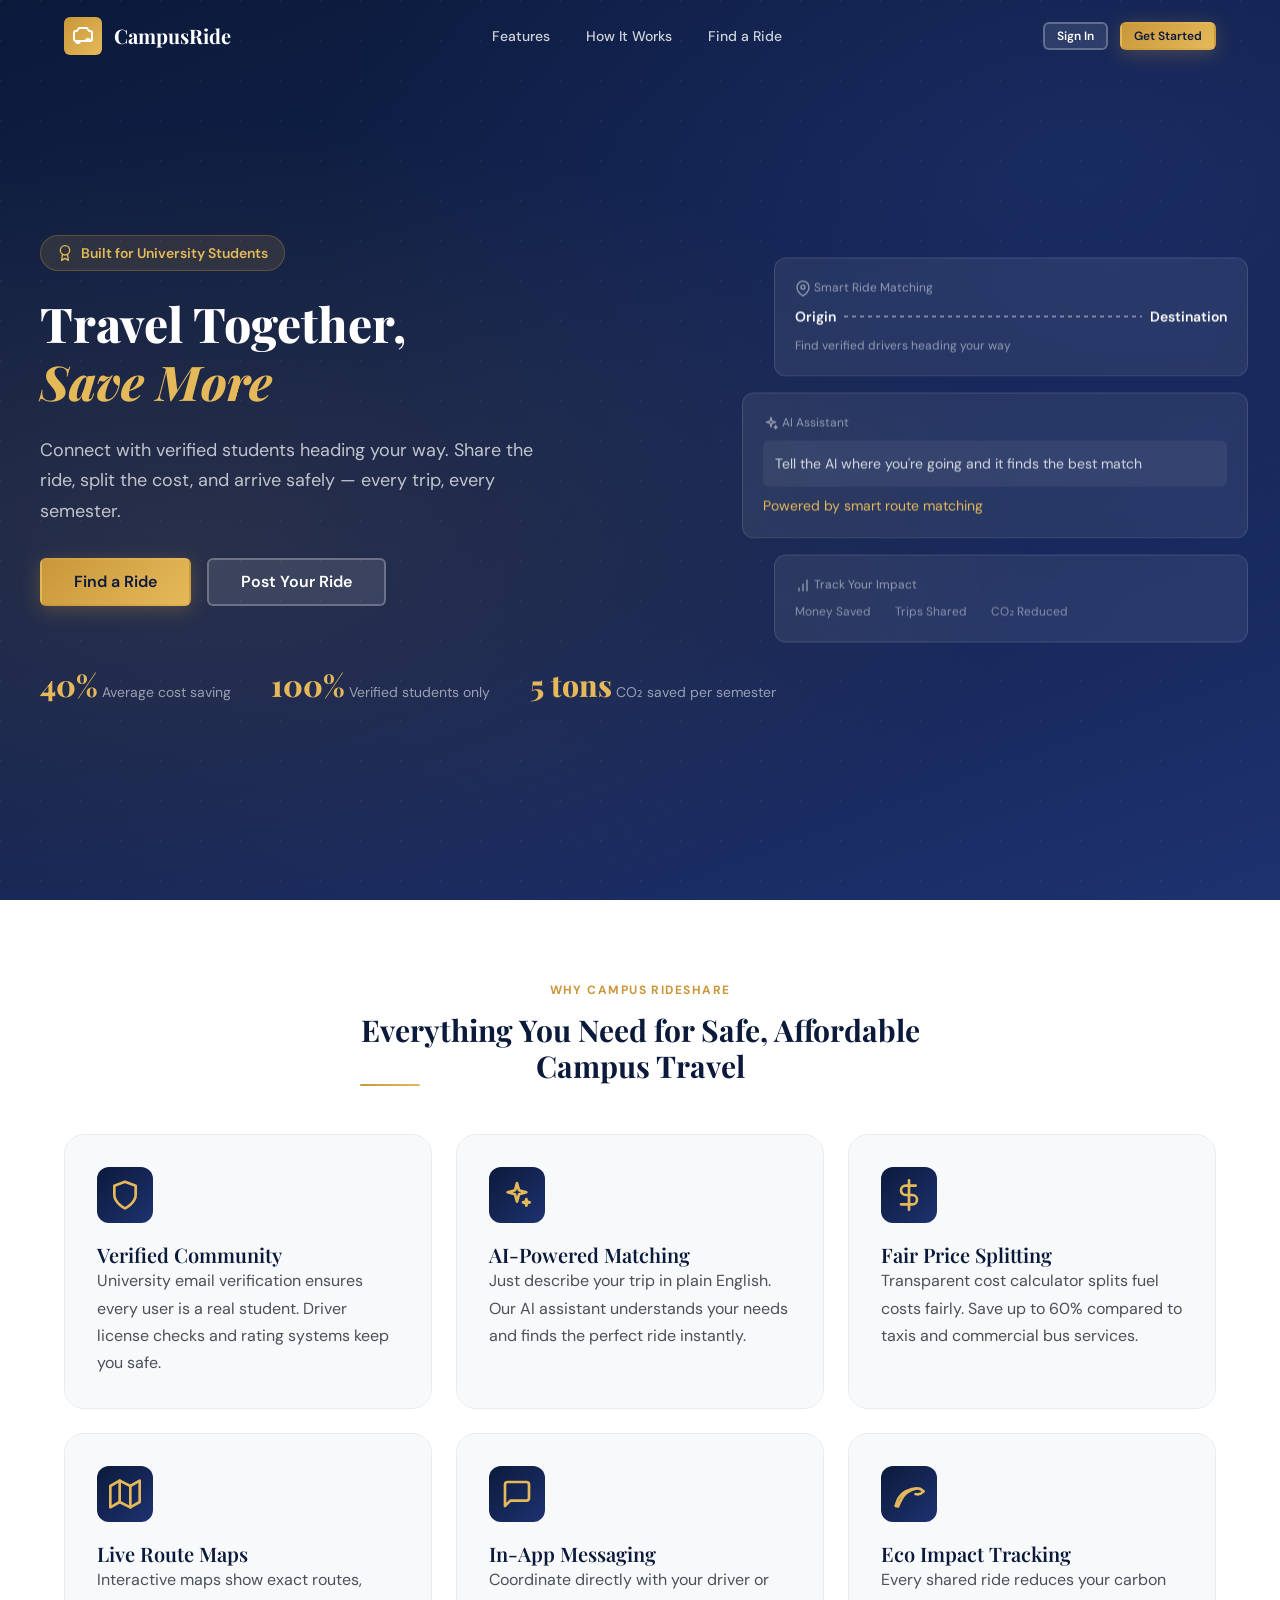
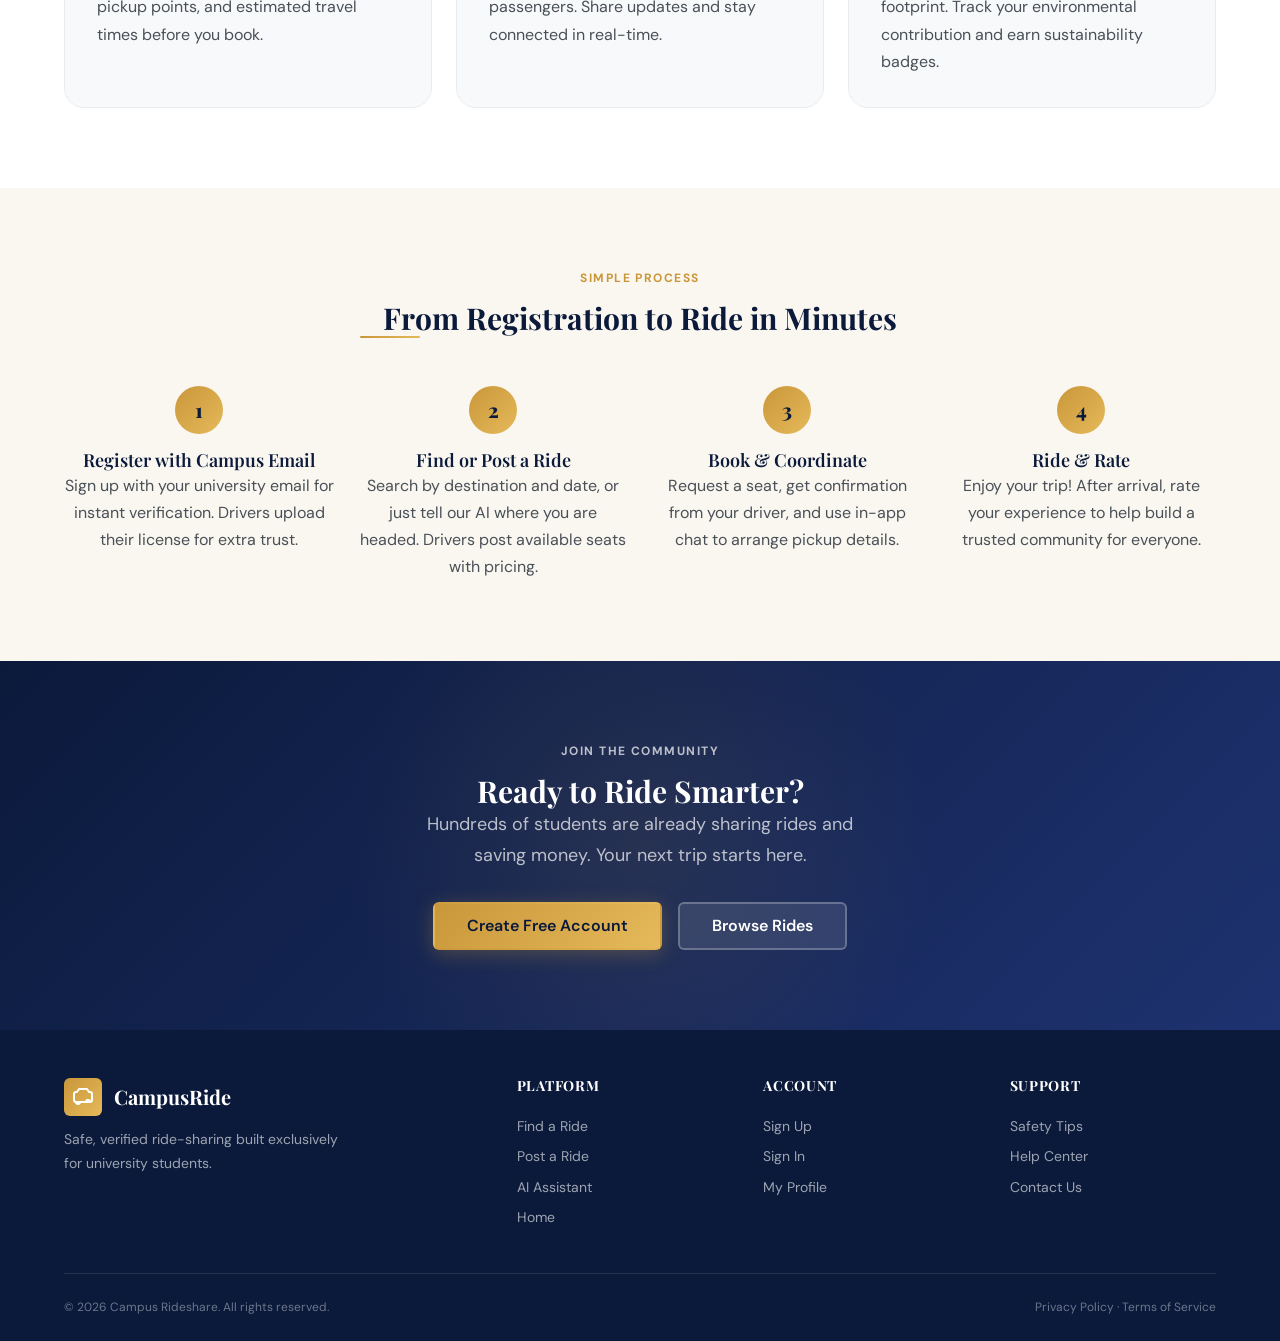
<file: frontend/index.html>
<!doctype html>
<html lang="en">
  <head>
    <meta charset="UTF-8" />
    <meta name="viewport" content="width=device-width, initial-scale=1.0" />
    <title>Campus Rideshare — Smarter Student Travel</title>
    <link rel="stylesheet" href="css/base.css" />
    <link rel="stylesheet" href="css/components.css" />
    <link rel="stylesheet" href="css/pages.css" />
  </head>
  <body>
    <nav class="navbar transparent" id="navbar">
      <div class="container nav-inner">
        <a href="index.html" class="nav-logo">
          <div class="nav-logo-icon">
            <svg class="icon icon-lg"><use href="assets/icons.svg#icon-car"></use></svg>
          </div>
          CampusRide
        </a>
        <div class="nav-links" id="navLinks">
          <a href="#features" class="nav-link">Features</a>
          <a href="#how" class="nav-link">How It Works</a>
          <a href="find-ride.html" class="nav-link">Find a Ride</a>
        </div>
        <div class="nav-actions">
          <a href="login.html" class="btn btn-ghost btn-sm">Sign In</a>
          <a href="register.html" class="btn btn-primary btn-sm">Get Started</a>
          <button class="nav-toggle" id="navToggle" aria-label="Toggle menu">
            <span></span><span></span><span></span>
          </button>
        </div>
      </div>
    </nav>

    <section class="hero">
      <div class="container hero-content">
        <div class="hero-eyebrow animate-fade-up">
          <svg class="icon icon-sm"><use href="assets/icons.svg#icon-award"></use></svg>
          Built for University Students
        </div>

        <h1 class="animate-fade-up delay-1">
          Travel Together,<br />
          <span class="accent">Save More</span>
        </h1>

        <p class="hero-desc animate-fade-up delay-2">
          Connect with verified students heading your way. Share the ride, split
          the cost, and arrive safely — every trip, every semester.
        </p>

        <div class="hero-actions animate-fade-up">
          <a href="find-ride.html" class="btn btn-primary btn-lg">Find a Ride</a>
          <a href="create-ride.html" class="btn btn-ghost btn-lg">Post Your Ride</a>
        </div>

        <div class="hero-stats animate-fade-up">
          <div class="hero-stat">
            <span class="hero-stat-num" id="statSavings">40%</span>
            <span class="hero-stat-label">Average cost saving</span>
          </div>
          <div class="hero-stat">
            <span class="hero-stat-num">100%</span>
            <span class="hero-stat-label">Verified students only</span>
          </div>
          <div class="hero-stat">
            <span class="hero-stat-num" id="statCo2">5 tons</span>
            <span class="hero-stat-label">CO&#8322; saved per semester</span>
          </div>
        </div>
      </div>

      <div class="hero-visual">
        <div class="hero-card" id="heroPreviewRide"></div>
        <div class="hero-card" id="heroPreviewAI"></div>
        <div class="hero-card" id="heroPreviewStats"></div>
      </div>
    </section>

    <section class="features-section" id="features">
      <div class="container">
        <div class="section-header">
          <p class="section-eyebrow">Why Campus Rideshare</p>
          <h2>Everything You Need for Safe, Affordable Campus Travel</h2>
          <hr class="divider-gold" />
        </div>

        <div class="grid-3" id="featuresGrid">
          <div class="feature-card animate-fade-up">
            <div class="feature-icon">
              <svg class="icon icon-xl" style="color:var(--gold-light)"><use href="assets/icons.svg#icon-shield"></use></svg>
            </div>
            <h3>Verified Community</h3>
            <p>
              University email verification ensures every user is a real
              student. Driver license checks and rating systems keep you safe.
            </p>
          </div>
          <div class="feature-card animate-fade-up delay-1">
            <div class="feature-icon">
              <svg class="icon icon-xl" style="color:var(--gold-light)"><use href="assets/icons.svg#icon-sparkle"></use></svg>
            </div>
            <h3>AI-Powered Matching</h3>
            <p>
              Just describe your trip in plain English. Our AI assistant
              understands your needs and finds the perfect ride instantly.
            </p>
          </div>
          <div class="feature-card animate-fade-up delay-2">
            <div class="feature-icon">
              <svg class="icon icon-xl" style="color:var(--gold-light)"><use href="assets/icons.svg#icon-dollar"></use></svg>
            </div>
            <h3>Fair Price Splitting</h3>
            <p>
              Transparent cost calculator splits fuel costs fairly. Save up to
              60% compared to taxis and commercial bus services.
            </p>
          </div>
          <div class="feature-card animate-fade-up">
            <div class="feature-icon">
              <svg class="icon icon-xl" style="color:var(--gold-light)"><use href="assets/icons.svg#icon-map"></use></svg>
            </div>
            <h3>Live Route Maps</h3>
            <p>
              Interactive maps show exact routes, pickup
              points, and estimated travel times before you book.
            </p>
          </div>
          <div class="feature-card animate-fade-up delay-1">
            <div class="feature-icon">
              <svg class="icon icon-xl" style="color:var(--gold-light)"><use href="assets/icons.svg#icon-chat"></use></svg>
            </div>
            <h3>In-App Messaging</h3>
            <p>
              Coordinate directly with your driver or passengers. Share updates
              and stay connected in real-time.
            </p>
          </div>
          <div class="feature-card animate-fade-up delay-2">
            <div class="feature-icon">
              <svg class="icon icon-xl" style="color:var(--gold-light)"><use href="assets/icons.svg#icon-leaf"></use></svg>
            </div>
            <h3>Eco Impact Tracking</h3>
            <p>
              Every shared ride reduces your carbon footprint. Track your
              environmental contribution and earn sustainability badges.
            </p>
          </div>
        </div>
      </div>
    </section>

    <section class="how-section" id="how">
      <div class="container">
        <div class="section-header">
          <p class="section-eyebrow">Simple Process</p>
          <h2>From Registration to Ride in Minutes</h2>
          <hr class="divider-gold" />
        </div>

        <div class="grid-4">
          <div class="step-item animate-fade-up">
            <div class="step-number">1</div>
            <h4>Register with Campus Email</h4>
            <p>
              Sign up with your university email for instant verification.
              Drivers upload their license for extra trust.
            </p>
          </div>
          <div class="step-item animate-fade-up delay-1">
            <div class="step-number">2</div>
            <h4>Find or Post a Ride</h4>
            <p>
              Search by destination and date, or just tell our AI where you are
              headed. Drivers post available seats with pricing.
            </p>
          </div>
          <div class="step-item animate-fade-up delay-2">
            <div class="step-number">3</div>
            <h4>Book &amp; Coordinate</h4>
            <p>
              Request a seat, get confirmation from your driver, and use in-app
              chat to arrange pickup details.
            </p>
          </div>
          <div class="step-item animate-fade-up">
            <div class="step-number">4</div>
            <h4>Ride &amp; Rate</h4>
            <p>
              Enjoy your trip! After arrival, rate your experience to help build
              a trusted community for everyone.
            </p>
          </div>
        </div>
      </div>
    </section>

    <section class="cta-section">
      <div class="container cta-content">
        <p class="section-eyebrow cta-eyebrow">Join the Community</p>
        <h2>Ready to Ride Smarter?</h2>
        <p class="cta-desc">
          Hundreds of students are already sharing rides and saving money. Your
          next trip starts here.
        </p>
        <div class="cta-actions">
          <a href="register.html" class="btn btn-primary btn-lg">Create Free Account</a>
          <a href="find-ride.html" class="btn btn-ghost btn-lg">Browse Rides</a>
        </div>
      </div>
    </section>

    <footer class="footer">
      <div class="container">
        <div class="footer-grid">
          <div class="footer-brand">
            <a href="index.html" class="nav-logo">
              <div class="nav-logo-icon">
                <svg class="icon icon-lg"><use href="assets/icons.svg#icon-car"></use></svg>
              </div>
              CampusRide
            </a>
            <p>
              Safe, verified ride-sharing built exclusively for university
              students.
            </p>
          </div>
          <div class="footer-col">
            <h4>Platform</h4>
            <a href="find-ride.html">Find a Ride</a>
            <a href="create-ride.html">Post a Ride</a>
            <a href="ai-assistant.html">AI Assistant</a>
            <a href="home.html">Home</a>
          </div>
          <div class="footer-col">
            <h4>Account</h4>
            <a href="register.html">Sign Up</a>
            <a href="login.html">Sign In</a>
            <a href="profile.html">My Profile</a>
          </div>
          <div class="footer-col">
            <h4>Support</h4>
            <a href="#">Safety Tips</a>
            <a href="#">Help Center</a>
            <a href="#">Contact Us</a>
          </div>
        </div>
        <div class="footer-bottom flex-between">
          <span>&copy; 2026 Campus Rideshare. All rights reserved.</span>
          <span>Privacy Policy &middot; Terms of Service</span>
        </div>
      </div>
    </footer>

    <script src="js/config.js"></script>
    <script src="js/api.js"></script>
    <script src="js/auth.js"></script>
    <script src="js/home.js"></script>
  </body>
</html>
</file>
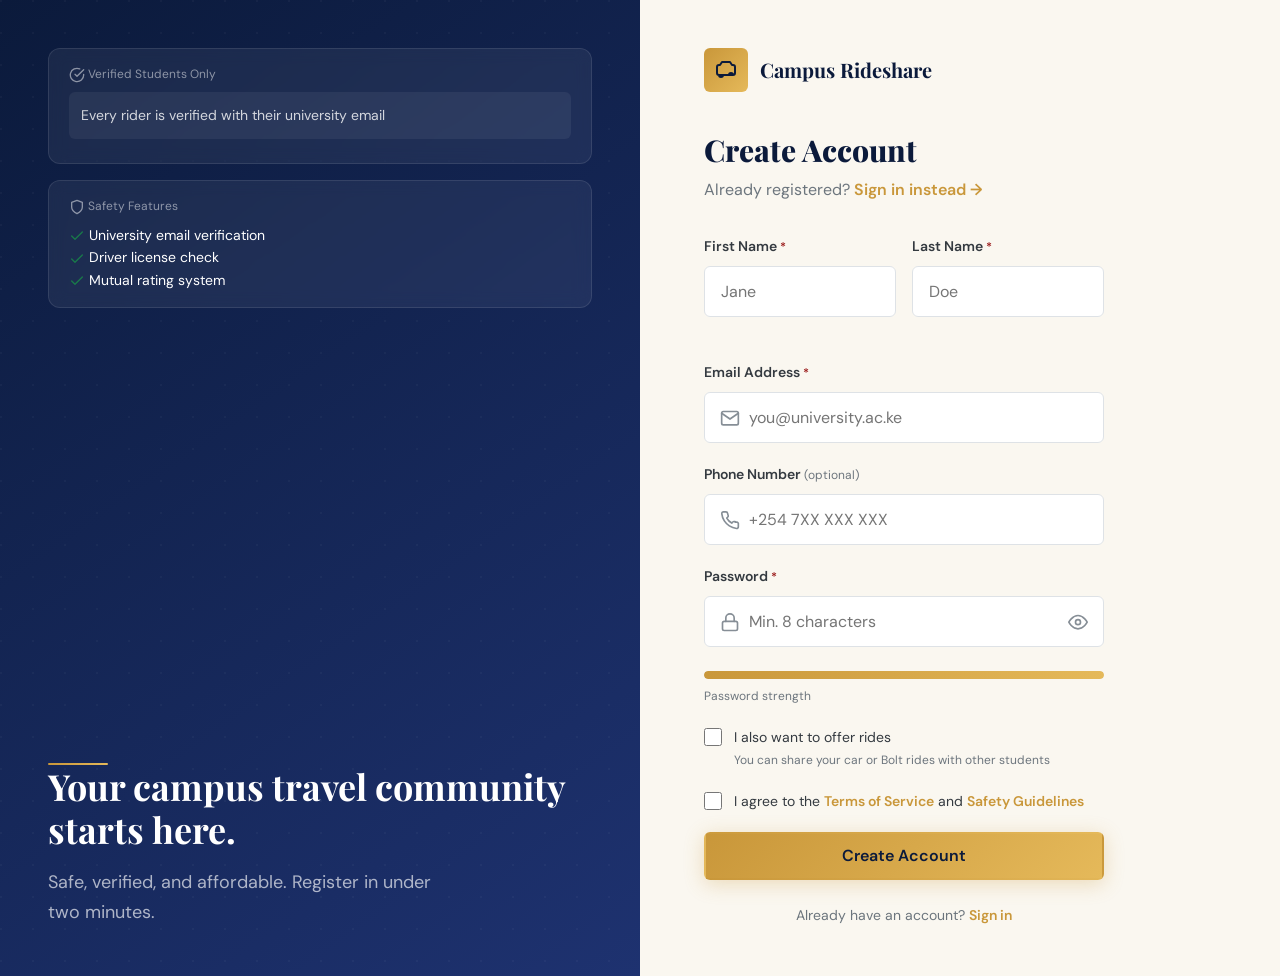
<file: frontend/register.html>
<!doctype html>
<html lang="en">
  <head>
    <meta charset="UTF-8" />
    <meta name="viewport" content="width=device-width, initial-scale=1.0" />
    <title>Create Account — Campus Rideshare</title>
    <link rel="stylesheet" href="css/base.css" />
    <link rel="stylesheet" href="css/components.css" />
    <link rel="stylesheet" href="css/pages.css" />
  </head>
  <body>
    <div class="auth-page">
      <div class="auth-brand">
        <div class="auth-brand-cards">
          <div class="auth-card-preview animate-fade-up delay-1">
            <div class="hero-card-label">
              <svg class="icon icon-sm"><use href="assets/icons.svg#icon-check-circle"></use></svg> Verified Students Only
            </div>
            <div class="hero-card-bubble">Every rider is verified with their university email</div>
          </div>
          <div class="auth-card-preview animate-fade-up delay-2">
            <div class="hero-card-label">
              <svg class="icon icon-sm"><use href="assets/icons.svg#icon-shield"></use></svg> Safety Features
            </div>
            <div class="auth-safety-list">
              <div class="auth-safety-item">
                <svg class="icon icon-sm text-success"><use href="assets/icons.svg#icon-check"></use></svg>
                University email verification
              </div>
              <div class="auth-safety-item">
                <svg class="icon icon-sm text-success"><use href="assets/icons.svg#icon-check"></use></svg>
                Driver license check
              </div>
              <div class="auth-safety-item">
                <svg class="icon icon-sm text-success"><use href="assets/icons.svg#icon-check"></use></svg>
                Mutual rating system
              </div>
            </div>
          </div>
        </div>
        <div class="auth-brand-content animate-fade-up">
          <hr class="divider-gold" />
          <h2>Your campus travel community starts here.</h2>
          <p>Safe, verified, and affordable. Register in under two minutes.</p>
        </div>
      </div>

      <div class="auth-panel auth-panel-scroll">
        <div class="auth-form-container animate-fade-up">
          <div class="auth-logo">
            <div class="auth-logo-icon">
              <svg class="icon icon-lg"><use href="assets/icons.svg#icon-car"></use></svg>
            </div>
            <span class="auth-logo-text">Campus Rideshare</span>
          </div>

          <h1>Create Account</h1>
          <p class="auth-subtitle">
            Already registered? <a href="login.html">Sign in instead &rarr;</a>
          </p>

          <form id="registerForm" novalidate>
            <div class="form-row mb-6">
              <div class="form-group">
                <label class="form-label" for="firstName">First Name <span class="required">*</span></label>
                <input type="text" id="firstName" class="form-input" placeholder="Jane" autocomplete="given-name" required />
                <span class="form-error hidden" id="firstNameError"></span>
              </div>
              <div class="form-group">
                <label class="form-label" for="lastName">Last Name <span class="required">*</span></label>
                <input type="text" id="lastName" class="form-input" placeholder="Doe" autocomplete="family-name" required />
                <span class="form-error hidden" id="lastNameError"></span>
              </div>
            </div>

            <div class="form-group">
              <label class="form-label" for="email">Email Address <span class="required">*</span></label>
              <div class="input-wrapper">
                <span class="input-icon">
                  <svg class="icon icon-md"><use href="assets/icons.svg#icon-mail"></use></svg>
                </span>
                <input type="email" id="email" class="form-input" placeholder="you@university.ac.ke" autocomplete="email" required />
              </div>
              <span class="form-error hidden" id="emailError"></span>
            </div>

            <div class="form-group">
              <label class="form-label" for="phone">Phone Number <span class="form-hint" style="font-weight:400">(optional)</span></label>
              <div class="input-wrapper">
                <span class="input-icon">
                  <svg class="icon icon-md"><use href="assets/icons.svg#icon-phone"></use></svg>
                </span>
                <input type="tel" id="phone" class="form-input" placeholder="+254 7XX XXX XXX" autocomplete="tel" />
              </div>
              <span class="form-error hidden" id="phoneError"></span>
            </div>

            <div class="form-group">
              <label class="form-label" for="password">Password <span class="required">*</span></label>
              <div class="input-wrapper">
                <span class="input-icon">
                  <svg class="icon icon-md"><use href="assets/icons.svg#icon-lock"></use></svg>
                </span>
                <input type="password" id="password" class="form-input" placeholder="Min. 8 characters" autocomplete="new-password" required />
                <button class="password-toggle" id="togglePwd" type="button" aria-label="Toggle password visibility">
                  <svg class="icon icon-md"><use href="assets/icons.svg#icon-eye"></use></svg>
                </button>
              </div>
              <div class="progress mt-4">
                <div class="progress-bar" id="strengthBar"></div>
              </div>
              <span class="form-hint" id="strengthText">Password strength</span>
              <span class="form-error hidden" id="passwordError"></span>
            </div>

            <div class="form-group">
              <label class="form-check">
                <input type="checkbox" id="offerRides" />
                <span class="form-check-label">
                  I also want to offer rides
                  <span class="form-hint" style="display:block; margin-top:2px">You can share your car or Bolt rides with other students</span>
                </span>
              </label>
            </div>

            <div id="driverFields" class="hidden">
              <div class="divider"></div>
              <p class="form-section-title">Driver Details</p>

              <div class="form-group">
                <label class="form-label" for="licenseNo">Driver License Number</label>
                <div class="input-wrapper">
                  <span class="input-icon">
                    <svg class="icon icon-md"><use href="assets/icons.svg#icon-clipboard"></use></svg>
                  </span>
                  <input type="text" id="licenseNo" class="form-input" placeholder="DL-XXXX-XXXX" />
                </div>
                <span class="form-hint">Optional &mdash; you can add this later from your profile</span>
              </div>

              <div class="form-row mb-6">
                <div class="form-group">
                  <label class="form-label">Vehicle Make</label>
                  <input type="text" class="form-input" placeholder="Toyota" />
                </div>
                <div class="form-group">
                  <label class="form-label">Model &amp; Year</label>
                  <input type="text" class="form-input" placeholder="Vitz 2019" />
                </div>
              </div>

              <div class="form-group">
                <label class="form-label">Upload License Photo</label>
                <div class="upload-zone">
                  <svg class="icon icon-2xl"><use href="assets/icons.svg#icon-file-text"></use></svg>
                  <p class="upload-zone-title">Click to upload or drag &amp; drop</p>
                  <p class="form-hint">PNG, JPG or PDF &mdash; max 5 MB</p>
                </div>
                <span class="form-hint">Optional &mdash; you can verify later</span>
              </div>
            </div>

            <div class="form-group">
              <label class="form-check">
                <input type="checkbox" id="terms" />
                <span class="form-check-label">
                  I agree to the
                  <a href="#" class="auth-footer-link">Terms of Service</a>
                  and
                  <a href="#" class="auth-footer-link">Safety Guidelines</a>
                </span>
              </label>
              <span class="form-error hidden" id="termsError"></span>
            </div>

            <button class="btn btn-primary btn-block btn-lg" id="registerBtn" type="submit">
              Create Account
            </button>
          </form>

          <p class="auth-footer">
            Already have an account? <a href="login.html">Sign in</a>
          </p>
        </div>
      </div>
    </div>

    <script src="js/config.js"></script>
    <script src="js/api.js"></script>
    <script src="js/auth.js"></script>
    <script src="js/register.js"></script>
  </body>
</html>
</file>
<file: frontend/css/base.css>
@import url('https://fonts.googleapis.com/css2?family=Playfair+Display:wght@600;700;800&family=DM+Sans:wght@300;400;500;600&display=swap');

:root {
  --navy:       #0B1A3B;
  --navy-mid:   #142452;
  --navy-light: #1E3270;
  --gold:       #C9973A;
  --gold-light: #E5B95A;
  --gold-pale:  #F5DFA0;
  --cream:      #FAF7F0;
  --white:      #FFFFFF;
  --gray-50:    #F8F9FA;
  --gray-100:   #F1F3F5;
  --gray-200:   #E9ECEF;
  --gray-300:   #DEE2E6;

  /* ✅ FIX: --gray-400 bumped from #ADB5BD to #868E96 for better contrast
     on light backgrounds — affects dates, subtitles, meta text site-wide */
  --gray-400:   #868E96;

  --gray-500:   #6C757D;
  --gray-600:   #495057;
  --gray-700:   #343A40;
  --gray-800:   #212529;
  --success:    #1A7A4A;
  --success-bg: #E6F4ED;
  --warning:    #B8690A;
  --warning-bg: #FEF3E2;
  --danger:     #9B1C1C;
  --danger-bg:  #FDE8E8;
  --info:       #1E4D8C;
  --info-bg:    #E8F0FB;
  --font-display: 'Playfair Display', Georgia, serif;
  --font-body:    'DM Sans', system-ui, sans-serif;
  --text-xs:   0.75rem;
  --text-sm:   0.875rem;
  --text-base: 1rem;
  --text-lg:   1.125rem;
  --text-xl:   1.25rem;
  --text-2xl:  1.5rem;
  --text-3xl:  1.875rem;
  --text-4xl:  2.25rem;
  --text-5xl:  3rem;
  --space-1:  0.25rem;
  --space-2:  0.5rem;
  --space-3:  0.75rem;
  --space-4:  1rem;
  --space-5:  1.25rem;
  --space-6:  1.5rem;
  --space-8:  2rem;
  --space-10: 2.5rem;
  --space-12: 3rem;
  --space-16: 4rem;
  --space-20: 5rem;
  --radius-sm:   6px;
  --radius:      12px;
  --radius-lg:   20px;
  --radius-xl:   32px;
  --radius-full: 9999px;
  --shadow-sm:  0 1px 3px rgba(11,26,59,0.08);
  --shadow:     0 4px 16px rgba(11,26,59,0.10);
  --shadow-md:  0 8px 28px rgba(11,26,59,0.14);
  --shadow-lg:  0 20px 48px rgba(11,26,59,0.18);
  --shadow-gold: 0 4px 20px rgba(201,151,58,0.30);
  --ease:      cubic-bezier(0.4, 0, 0.2, 1);
  --ease-out:  cubic-bezier(0, 0, 0.2, 1);
  --duration:    200ms;
  --duration-md: 300ms;
  --max-w: 1200px;
  --nav-h: 72px;

  /* ✅ NEW: Semantic surface tokens used by components for theme-awareness */
  --surface-page:    var(--cream);
  --surface-card:    var(--white);
  --surface-input:   var(--white);
  --surface-sidebar: var(--white);
  --border-color:    var(--gray-200);
  --text-primary:    var(--gray-800);
  --text-secondary:  var(--gray-600);
  --text-muted-color: var(--gray-500);
  --text-faint:      var(--gray-400);
}

/* ══════════════════════════════════════════════════════════════
   ✅ NEW: DARK THEME
   Applied when <html data-theme="dark"> is set by theme.js
   Overrides only the color variables — all spacing, typography,
   radius, and layout tokens remain unchanged.
══════════════════════════════════════════════════════════════ */
[data-theme="dark"] {
  --navy:       #0B1A3B;
  --navy-mid:   #0D1F47;
  --navy-light: #1A2D5A;

  --gold:       #D4A843;
  --gold-light: #ECC05E;
  --gold-pale:  #7A5A1E;

  --cream:      #111827;
  --white:      #1F2937;

  --gray-50:    #1F2937;
  --gray-100:   #273449;
  --gray-200:   #2E3D55;
  --gray-300:   #3D5070;
  --gray-400:   #7A93B8;
  --gray-500:   #9DB3CC;
  --gray-600:   #B8CCE0;
  --gray-700:   #D0DFF0;
  --gray-800:   #EBF1F8;

  --success:    #2ECC71;
  --success-bg: #0D2B1A;
  --warning:    #E0943A;
  --warning-bg: #2B1A08;
  --danger:     #E05252;
  --danger-bg:  #2B0D0D;
  --info:       #4A90D9;
  --info-bg:    #0D1F3A;

  --shadow-sm:  0 1px 3px rgba(0,0,0,0.30);
  --shadow:     0 4px 16px rgba(0,0,0,0.40);
  --shadow-md:  0 8px 28px rgba(0,0,0,0.50);
  --shadow-lg:  0 20px 48px rgba(0,0,0,0.60);
  --shadow-gold: 0 4px 20px rgba(201,151,58,0.20);

  --surface-page:    #111827;
  --surface-card:    #1F2937;
  --surface-input:   #273449;
  --surface-sidebar: #1A2535;
  --border-color:    #2E3D55;
  --text-primary:    #EBF1F8;
  --text-secondary:  #B8CCE0;
  --text-muted-color: #9DB3CC;
  --text-faint:      #7A93B8;
}

/* ══════════════════════════════════════════════════════════════
   BASE RESETS
══════════════════════════════════════════════════════════════ */
*, *::before, *::after {
  box-sizing: border-box;
  margin: 0;
  padding: 0;
}

html {
  font-size: 16px;
  scroll-behavior: smooth;
  /* ✅ NEW: Smooth theme transition on all elements */
  transition: background-color var(--duration-md) var(--ease),
              color var(--duration-md) var(--ease);
}

body {
  font-family: var(--font-body);
  font-size: var(--text-base);
  line-height: 1.6;
  color: var(--text-primary);
  background: var(--surface-page);
  -webkit-font-smoothing: antialiased;
  /* ✅ NEW: Smooth theme transition on body */
  transition: background-color var(--duration-md) var(--ease),
              color var(--duration-md) var(--ease);
}

img, svg { display: block; max-width: 100%; }
a { color: inherit; text-decoration: none; }
button { cursor: pointer; border: none; background: none; font: inherit; }
input, textarea, select { font: inherit; }
ul, ol { list-style: none; }

h1, h2, h3, h4, h5 {
  font-family: var(--font-display);
  line-height: 1.2;
  color: var(--navy);
}

/* ✅ NEW: Headings adapt in dark mode */
[data-theme="dark"] h1,
[data-theme="dark"] h2,
[data-theme="dark"] h3,
[data-theme="dark"] h4,
[data-theme="dark"] h5 {
  color: var(--gray-800);
}

h1 { font-size: clamp(2rem, 5vw, var(--text-5xl)); font-weight: 800; }
h2 { font-size: clamp(1.5rem, 3vw, var(--text-3xl)); font-weight: 700; }
h3 { font-size: var(--text-xl); font-weight: 600; }
h4 { font-size: var(--text-lg); font-weight: 600; }
p  { color: var(--text-secondary); line-height: 1.7; }

.container {
  width: 100%;
  max-width: var(--max-w);
  margin-inline: auto;
  padding-inline: var(--space-6);
}

.container-sm {
  max-width: 680px;
  margin-inline: auto;
  padding-inline: var(--space-6);
}

.page-body {
  padding-top: var(--nav-h);
  min-height: 100vh;
}

.section { padding-block: var(--space-16); }

.grid-2 { display: grid; grid-template-columns: repeat(2, 1fr); gap: var(--space-6); }
.grid-3 { display: grid; grid-template-columns: repeat(3, 1fr); gap: var(--space-6); }
.grid-4 { display: grid; grid-template-columns: repeat(4, 1fr); gap: var(--space-6); }

.flex         { display: flex; }
.flex-center  { display: flex; align-items: center; justify-content: center; }
.flex-between { display: flex; align-items: center; justify-content: space-between; }
.flex-col     { display: flex; flex-direction: column; }
.gap-2  { gap: var(--space-2); }
.gap-3  { gap: var(--space-3); }
.gap-4  { gap: var(--space-4); }
.gap-6  { gap: var(--space-6); }
.gap-8  { gap: var(--space-8); }

.hidden  { display: none !important; }
.mb-4    { margin-bottom: var(--space-4); }
.mb-6    { margin-bottom: var(--space-6); }
.mb-8    { margin-bottom: var(--space-8); }
.mt-4    { margin-top: var(--space-4); }
.mt-6    { margin-top: var(--space-6); }
.mt-8    { margin-top: var(--space-8); }

.bg-navy  { background: var(--navy); color: var(--white); }
.bg-cream { background: var(--surface-page); }
.bg-white { background: var(--surface-card); }

.navy-texture {
  background:
    radial-gradient(ellipse at 20% 50%, rgba(201,151,58,0.08) 0%, transparent 60%),
    var(--navy);
}

.divider {
  height: 1px;
  background: var(--border-color);
  border: none;
  margin-block: var(--space-6);
}

.divider-gold {
  height: 2px;
  width: 60px;
  background: linear-gradient(90deg, var(--gold), var(--gold-light));
  border: none;
  border-radius: var(--radius-full);
}

::-webkit-scrollbar { width: 6px; }
::-webkit-scrollbar-track { background: var(--gray-100); }
::-webkit-scrollbar-thumb { background: var(--gray-300); border-radius: 3px; }
::-webkit-scrollbar-thumb:hover { background: var(--gold); }

@keyframes fadeUp {
  from { opacity: 0; transform: translateY(20px); }
  to   { opacity: 1; transform: translateY(0); }
}
@keyframes fadeIn {
  from { opacity: 0; }
  to   { opacity: 1; }
}
@keyframes shimmer {
  0%   { background-position: -200% 0; }
  100% { background-position:  200% 0; }
}
@keyframes pulse-gold {
  0%, 100% { box-shadow: 0 0 0 0 rgba(201,151,58,0.4); }
  50%       { box-shadow: 0 0 0 8px rgba(201,151,58,0); }
}
@keyframes spin { to { transform: rotate(360deg); } }

.animate-fade-up { animation: fadeUp 0.5s var(--ease-out) both; }
.animate-fade-in { animation: fadeIn 0.4s var(--ease-out) both; }
.delay-1 { animation-delay: 0.1s; }
.delay-2 { animation-delay: 0.2s; }
.delay-3 { animation-delay: 0.3s; }
.delay-4 { animation-delay: 0.4s; }

.text-navy   { color: var(--navy); }
.text-gold   { color: var(--gold); }
.text-muted  { color: var(--text-muted-color); }
.text-sm     { font-size: var(--text-sm); }
.text-xs     { font-size: var(--text-xs); }
.text-center { text-align: center; }
.flex-1      { flex: 1; }
.gold-light  { color: var(--gold-light); }
.text-success { color: var(--success); }
.overflow-hidden { overflow: hidden; }
.pb-0        { padding-bottom: 0 !important; }
.gap-3       { gap: var(--space-3); }

@media (max-width: 1024px) {
  .grid-4 { grid-template-columns: repeat(2, 1fr); }
  .grid-3 { grid-template-columns: repeat(2, 1fr); }
}
@media (max-width: 768px) {
  :root { --nav-h: 64px; }
  .container { padding-inline: var(--space-4); }
  .grid-2, .grid-3, .grid-4 { grid-template-columns: 1fr; }
  .section { padding-block: var(--space-10); }
}
@media (max-width: 480px) {
  .container { padding-inline: var(--space-3); }
}
</file>
<file: frontend/css/components.css>
@import url('https://fonts.googleapis.com/css2?family=Playfair+Display:wght@600;700;800&family=DM+Sans:wght@300;400;500;600&display=swap');

/* ── Icon Utility ───────────────────────────────────────────── */
.icon {
  width: 1em;
  height: 1em;
  display: inline-block;
  vertical-align: middle;
  flex-shrink: 0;
}

.icon-sm   { width: 16px; height: 16px; }
.icon-md   { width: 20px; height: 20px; }
.icon-lg   { width: 24px; height: 24px; }
.icon-xl   { width: 32px; height: 32px; }
.icon-2xl  { width: 40px; height: 40px; }
.icon-3xl  { width: 48px; height: 48px; }

/* ── Navigation ─────────────────────────────────────────────── */
.navbar {
  position: fixed;
  top: 0; left: 0; right: 0;
  height: var(--nav-h);
  z-index: 1000;
  transition: background var(--duration-md) var(--ease),
              box-shadow var(--duration-md) var(--ease);
}

.navbar.scrolled,
.navbar.solid {
  background: var(--navy);
  box-shadow: 0 2px 20px rgba(0,0,0,0.25);
}

.navbar.transparent { background: transparent; }

.nav-inner {
  height: 100%;
  display: flex;
  align-items: center;
  justify-content: space-between;
  gap: var(--space-6);
}

.nav-logo {
  display: flex;
  align-items: center;
  gap: var(--space-3);
  color: var(--white);
  font-family: var(--font-display);
  font-size: var(--text-xl);
  font-weight: 700;
  white-space: nowrap;
}

.nav-logo-icon {
  width: 38px;
  height: 38px;
  background: linear-gradient(135deg, var(--gold), var(--gold-light));
  border-radius: var(--radius-sm);
  display: flex;
  align-items: center;
  justify-content: center;
  font-size: 1.2rem;
  flex-shrink: 0;
}

.nav-links {
  display: flex;
  align-items: center;
  gap: var(--space-1);
}

.nav-link {
  color: rgba(255,255,255,0.80);
  font-size: var(--text-sm);
  font-weight: 500;
  padding: var(--space-2) var(--space-4);
  border-radius: var(--radius-sm);
  transition: color var(--duration) var(--ease),
              background var(--duration) var(--ease);
}

.nav-link:hover,
.nav-link.active {
  color: var(--white);
  background: rgba(255,255,255,0.10);
}

.nav-link.active { color: var(--gold-light); }

.nav-actions {
  display: flex;
  align-items: center;
  gap: var(--space-3);
}

.nav-avatar {
  width: 36px;
  height: 36px;
  border-radius: var(--radius-full);
  background: linear-gradient(135deg, var(--gold), var(--gold-light));
  border: 2px solid rgba(255,255,255,0.2);
  display: flex;
  align-items: center;
  justify-content: center;
  color: var(--navy);
  font-weight: 700;
  font-size: var(--text-sm);
  cursor: pointer;
}

.nav-toggle {
  display: none;
  flex-direction: column;
  gap: 5px;
  cursor: pointer;
  padding: var(--space-2);
  background: none;
  border: none;
  outline: none;
}

.nav-toggle span {
  display: block;
  width: 24px;
  height: 2px;
  background: var(--white);
  border-radius: 2px;
  transition: transform var(--duration-md) var(--ease);
}

@media (max-width: 768px) {
  .nav-toggle { display: flex; }
  .nav-links {
    display: none;
    position: absolute;
    top: var(--nav-h);
    left: 0; right: 0;
    background: var(--navy-mid);
    flex-direction: column;
    align-items: stretch;
    padding: var(--space-4);
    gap: var(--space-1);
    border-top: 1px solid rgba(255,255,255,0.1);
  }
  .nav-links.open { display: flex; }
  .nav-link { padding: var(--space-3) var(--space-4); }
}

/* ── Buttons ────────────────────────────────────────────────── */
.btn {
  display: inline-flex;
  align-items: center;
  justify-content: center;
  gap: var(--space-2);
  padding: 0.625rem var(--space-5);
  border-radius: var(--radius-sm);
  font-size: var(--text-sm);
  font-weight: 600;
  font-family: var(--font-body);
  line-height: 1;
  transition: all var(--duration) var(--ease);
  white-space: nowrap;
  cursor: pointer;
  border: 2px solid transparent;
}

.btn:disabled { opacity: 0.5; cursor: not-allowed; }

.btn-primary {
  background: linear-gradient(135deg, var(--gold) 0%, var(--gold-light) 100%);
  color: var(--navy);
  box-shadow: var(--shadow-gold);
}

.btn-primary:hover {
  transform: translateY(-1px);
  box-shadow: 0 6px 24px rgba(201,151,58,0.45);
}

.btn-secondary {
  background: transparent;
  color: var(--navy);
  border-color: var(--navy);
}

.btn-secondary:hover {
  background: var(--navy);
  color: var(--white);
}

.btn-ghost {
  background: rgba(255,255,255,0.10);
  color: var(--white);
  border-color: rgba(255,255,255,0.25);
}

.btn-ghost:hover {
  background: rgba(255,255,255,0.18);
  border-color: rgba(255,255,255,0.50);
}

.btn-danger {
  background: var(--danger);
  color: var(--white);
}

.btn-danger:hover { background: #7B1616; }

.btn-sm  { padding: 0.375rem var(--space-3); font-size: var(--text-xs); }
.btn-xs  { padding: 0.25rem var(--space-2); font-size: 0.7rem; }
.btn-lg  { padding: 0.875rem var(--space-8); font-size: var(--text-base); }
.btn-block { width: 100%; }

/* ── Cards ──────────────────────────────────────────────────── */
.card {
  background: var(--white);
  border-radius: var(--radius);
  border: 1px solid var(--gray-200);
  box-shadow: var(--shadow-sm);
  overflow: hidden;
  transition: box-shadow var(--duration-md) var(--ease),
              transform var(--duration-md) var(--ease);
}

.card:hover {
  box-shadow: var(--shadow-md);
  transform: translateY(-2px);
}

.card-body   { padding: var(--space-6); }

.card-header {
  padding: var(--space-5) var(--space-6);
  border-bottom: 1px solid var(--gray-100);
  display: flex;
  align-items: center;
  justify-content: space-between;
  gap: var(--space-4);
}

.card-footer {
  padding: var(--space-4) var(--space-6);
  border-top: 1px solid var(--gray-100);
  background: var(--gray-50);
}

.ride-card {
  background: var(--white);
  border-radius: var(--radius);
  border: 1px solid var(--gray-200);
  box-shadow: var(--shadow-sm);
  overflow: hidden;
  transition: all var(--duration-md) var(--ease);
  cursor: pointer;
}

.ride-card:hover {
  box-shadow: var(--shadow-md);
  transform: translateY(-3px);
  border-color: var(--gold-pale);
}

.ride-card-header {
  background: linear-gradient(135deg, var(--navy) 0%, var(--navy-light) 100%);
  padding: var(--space-5) var(--space-6);
  color: var(--white);
}

.ride-card-body   { padding: var(--space-5) var(--space-6); }

.ride-card-footer {
  padding: var(--space-4) var(--space-6);
  border-top: 1px solid var(--gray-100);
  display: flex;
  align-items: center;
  justify-content: space-between;
}

.route-display {
  display: flex;
  align-items: center;
  gap: var(--space-3);
}

.route-line {
  flex: 1;
  height: 2px;
  background: repeating-linear-gradient(
    90deg,
    rgba(255,255,255,0.4) 0, rgba(255,255,255,0.4) 4px,
    transparent 4px, transparent 8px
  );
}

.route-label {
  font-size: var(--text-sm);
  font-weight: 600;
  color: var(--white);
}

/* ── Forms ──────────────────────────────────────────────────── */
.form-group {
  display: flex;
  flex-direction: column;
  gap: var(--space-2);
  margin-bottom: var(--space-5);
}

.form-label {
  font-size: var(--text-sm);
  font-weight: 600;
  color: var(--gray-700);
}

.form-label .required { color: var(--danger); font-size: var(--text-xs); }

.form-input,
.form-select,
.form-textarea {
  width: 100%;
  padding: 0.75rem var(--space-4);
  border: 1.5px solid var(--gray-300);
  border-radius: var(--radius-sm);
  font-size: var(--text-base);
  color: var(--gray-800);
  background: var(--white);
  transition: border-color var(--duration) var(--ease),
              box-shadow var(--duration) var(--ease);
  outline: none;
}

.form-input:focus,
.form-select:focus,
.form-textarea:focus {
  border-color: var(--gold);
  box-shadow: 0 0 0 3px rgba(201,151,58,0.15);
}

.form-input.error { border-color: var(--danger); }

.form-textarea { resize: vertical; min-height: 100px; }

.form-select {
  appearance: none;
  background-image: url("data:image/svg+xml,%3Csvg xmlns='http://www.w3.org/2000/svg' width='12' height='12' viewBox='0 0 12 12'%3E%3Cpath fill='%236C757D' d='M6 8L1 3h10z'/%3E%3C/svg%3E");
  background-repeat: no-repeat;
  background-position: right 14px center;
  padding-right: 2.5rem;
  cursor: pointer;
}

.form-hint  { font-size: var(--text-xs); color: var(--gray-500); }
.form-error { font-size: var(--text-xs); color: var(--danger); }

.input-wrapper { position: relative; }

.input-icon {
  position: absolute;
  left: var(--space-4);
  top: 50%;
  transform: translateY(-50%);
  color: var(--gray-400);
  pointer-events: none;
}

.input-wrapper .form-input { padding-left: 2.75rem; }

.form-check {
  display: flex;
  align-items: flex-start;
  gap: var(--space-3);
  cursor: pointer;
}

.form-check input[type="checkbox"],
.form-check input[type="radio"] {
  width: 18px;
  height: 18px;
  accent-color: var(--gold);
  cursor: pointer;
  flex-shrink: 0;
  margin-top: 2px;
}

.form-check-label { font-size: var(--text-sm); color: var(--gray-700); }

.form-row {
  display: grid;
  grid-template-columns: 1fr 1fr;
  gap: var(--space-4);
}

@media (max-width: 540px) {
  .form-row { grid-template-columns: 1fr; }
}

/* ── Badges ─────────────────────────────────────────────────── */
.badge {
  display: inline-flex;
  align-items: center;
  gap: 4px;
  padding: 3px 10px;
  border-radius: var(--radius-full);
  font-size: var(--text-xs);
  font-weight: 600;
  white-space: nowrap;
}

.badge-gold    { background: rgba(201,151,58,0.15); color: var(--warning); }
.badge-navy    { background: rgba(11,26,59,0.10);   color: var(--navy); }
.badge-success { background: var(--success-bg);     color: var(--success); }
.badge-danger  { background: var(--danger-bg);      color: var(--danger); }
.badge-gray    { background: var(--gray-100);        color: var(--gray-600); }
.badge-info    { background: var(--info-bg);         color: var(--info); }
.badge-warning { background: var(--warning-bg);      color: var(--warning); }

/* ── Alerts ─────────────────────────────────────────────────── */
.alert {
  padding: var(--space-4) var(--space-5);
  border-radius: var(--radius-sm);
  border-left: 4px solid;
  display: flex;
  align-items: flex-start;
  gap: var(--space-3);
  font-size: var(--text-sm);
}

.alert-success { background: var(--success-bg); border-color: var(--success); color: var(--success); }
.alert-warning { background: var(--warning-bg); border-color: var(--warning); color: var(--warning); }
.alert-danger  { background: var(--danger-bg);  border-color: var(--danger);  color: var(--danger); }
.alert-info    { background: var(--info-bg);     border-color: var(--info);    color: var(--info); }

/* ── Info Box ───────────────────────────────────────────────── */
.info-box {
  display: flex;
  gap: var(--space-3);
  padding: var(--space-4);
  border-radius: var(--radius);
  background: var(--surface-2);
  border: 1px solid var(--gray-200);
}

.info-box svg {
  flex-shrink: 0;
  color: var(--gray-500);
}

.info-box strong {
  display: block;
  margin-bottom: var(--space-1);
  color: var(--gray-800);
}

.info-box p {
  margin: 0;
  font-size: var(--text-sm);
  color: var(--gray-600);
}

.info-box-primary {
  background: rgba(212, 168, 83, 0.1);
  border-color: rgba(212, 168, 83, 0.3);
}

.info-box-primary svg {
  color: var(--gold);
}

.info-box-primary strong {
  color: var(--gold);
}

/* ── Avatar ─────────────────────────────────────────────────── */
.avatar {
  border-radius: var(--radius-full);
  background: linear-gradient(135deg, var(--gold), var(--gold-light));
  display: flex;
  align-items: center;
  justify-content: center;
  font-weight: 700;
  color: var(--navy);
  flex-shrink: 0;
  overflow: hidden;
}

.avatar-sm { width: 32px;  height: 32px;  font-size: var(--text-xs); }
.avatar-md { width: 44px;  height: 44px;  font-size: var(--text-sm); }
.avatar-lg { width: 64px;  height: 64px;  font-size: var(--text-xl); }
.avatar-xl { width: 96px;  height: 96px;  font-size: var(--text-3xl); }
.avatar img { width: 100%; height: 100%; object-fit: cover; }

/* ── Stars ──────────────────────────────────────────────────── */
.stars { display: flex; gap: 2px; color: var(--gold); font-size: var(--text-sm); }
.star-empty { color: var(--gray-300); }

/* ── Tabs ───────────────────────────────────────────────────── */
.tabs {
  display: flex;
  border-bottom: 2px solid var(--gray-200);
  margin-bottom: var(--space-6);
}

.tab-btn {
  padding: var(--space-3) var(--space-5);
  font-size: var(--text-sm);
  font-weight: 600;
  color: var(--gray-500);
  border-bottom: 2px solid transparent;
  margin-bottom: -2px;
  transition: all var(--duration) var(--ease);
  background: none;
  cursor: pointer;
}

.tab-btn:hover  { color: var(--navy); }
.tab-btn.active { color: var(--navy); border-bottom-color: var(--gold); }

/* ── Progress ───────────────────────────────────────────────── */
.progress {
  height: 8px;
  background: var(--gray-200);
  border-radius: var(--radius-full);
  overflow: hidden;
}

.progress-bar {
  height: 100%;
  background: linear-gradient(90deg, var(--gold), var(--gold-light));
  border-radius: var(--radius-full);
  transition: width 0.6s var(--ease);
}

/* ── Empty State ────────────────────────────────────────────── */
.empty-state {
  text-align: center;
  padding: var(--space-16) var(--space-8);
  color: var(--gray-500);
}

.empty-state-icon { font-size: 3rem; margin-bottom: var(--space-4); opacity: 0.5; }
.empty-state h3   { color: var(--gray-600); margin-bottom: var(--space-2); }

/* ── Ride Item (Dashboard) ─────────────────────────────────── */
.ride-item {
  display: flex;
  align-items: center;
  justify-content: space-between;
  padding: var(--space-4);
  border-bottom: 1px solid var(--gray-200);
  gap: var(--space-4);
}

.ride-item:last-child { border-bottom: none; }

.ride-item-info { flex: 1; min-width: 0; }

.ride-item-route {
  display: flex;
  align-items: center;
  gap: var(--space-2);
  font-size: var(--text-sm);
  color: var(--gray-800);
  flex-wrap: wrap;
}

.ride-item-route svg { color: var(--gold); }

.ride-item-meta {
  display: flex;
  align-items: center;
  gap: var(--space-3);
  margin-top: var(--space-2);
  font-size: var(--text-xs);
  color: var(--gray-500);
}

/* ── Activity Item (Dashboard) ─────────────────────────────── */
.activity-item {
  display: flex;
  align-items: flex-start;
  gap: var(--space-3);
  padding: var(--space-3) 0;
  border-bottom: 1px solid var(--gray-100);
}

.activity-item:last-child { border-bottom: none; }

.activity-icon {
  width: 32px;
  height: 32px;
  border-radius: 50%;
  background: var(--gray-100);
  display: flex;
  align-items: center;
  justify-content: center;
  flex-shrink: 0;
  color: var(--gray-600);
}

.activity-icon.success { background: var(--success-bg, #d4edda); color: var(--success); }
.activity-icon.error { background: var(--danger-bg, #f8d7da); color: var(--danger); }

.activity-content { flex: 1; min-width: 0; }

.activity-message {
  font-size: var(--text-sm);
  color: var(--gray-700);
  margin: 0;
}

.activity-time {
  font-size: var(--text-xs);
  color: var(--gray-400);
}

/* ── Booking Confirmation Banner ───────────────────────────── */
.booking-confirmed-banner {
  display: flex;
  align-items: flex-start;
  gap: var(--space-3);
  padding: var(--space-4);
  background: var(--success-bg, #d4edda);
  border: 1px solid var(--success);
  border-radius: var(--radius);
  margin-bottom: var(--space-4);
  color: var(--success);
}

.booking-confirmed-banner svg { flex-shrink: 0; margin-top: 2px; }
.booking-confirmed-banner strong { display: block; color: var(--gray-800); }
.booking-confirmed-banner p { margin: 0; font-size: var(--text-sm); color: var(--gray-600); }

.btn-success {
  background: var(--success) !important;
  border-color: var(--success) !important;
  color: var(--white) !important;
}

/* ── Review Cards ──────────────────────────────────────────── */
.review-card {
  padding: var(--space-4);
  border-bottom: 1px solid var(--gray-100);
}

.review-card:last-child { border-bottom: none; }

.review-header {
  display: flex;
  align-items: center;
  gap: var(--space-3);
  margin-bottom: var(--space-2);
}

.review-author {
  flex: 1;
  min-width: 0;
}

.review-author strong {
  display: block;
  font-size: var(--text-sm);
  color: var(--gray-800);
}

.review-time {
  font-size: var(--text-xs);
  color: var(--gray-400);
}

.review-rating {
  color: var(--gold);
  font-size: var(--text-sm);
}

.review-rating small {
  color: var(--gray-500);
  margin-left: var(--space-1);
}

.review-text {
  font-size: var(--text-sm);
  color: var(--gray-600);
  margin: 0;
  line-height: 1.5;
}

.empty-state-sm {
  text-align: center;
  padding: var(--space-8) var(--space-4);
  color: var(--gray-400);
}

.empty-state-sm svg { margin-bottom: var(--space-2); opacity: 0.5; }
.empty-state-sm p { margin: 0; font-size: var(--text-sm); }

/* ── Skeleton ───────────────────────────────────────────────── */
.skeleton {
  background: linear-gradient(90deg, var(--gray-200) 25%, var(--gray-100) 50%, var(--gray-200) 75%);
  background-size: 200% 100%;
  animation: shimmer 1.5s infinite;
  border-radius: var(--radius-sm);
}

/* ── Toast ──────────────────────────────────────────────────── */
.toast-container {
  position: fixed;
  bottom: var(--space-6);
  right: var(--space-6);
  display: flex;
  flex-direction: column;
  gap: var(--space-3);
  z-index: 9999;
}

.toast {
  background: var(--gray-800);
  color: var(--white);
  padding: var(--space-4) var(--space-5);
  border-radius: var(--radius);
  box-shadow: var(--shadow-lg);
  display: flex;
  align-items: center;
  gap: var(--space-3);
  font-size: var(--text-sm);
  min-width: 280px;
  animation: fadeUp 0.3s var(--ease-out);
}

.toast-success { border-left: 4px solid var(--success); }
.toast-error   { border-left: 4px solid var(--danger); }
.toast-info    { border-left: 4px solid var(--gold); }

/* ── Modal ──────────────────────────────────────────────────── */
.modal-overlay {
  position: fixed;
  inset: 0;
  background: rgba(11,26,59,0.6);
  backdrop-filter: blur(4px);
  z-index: 2000;
  display: flex;
  align-items: center;
  justify-content: center;
  padding: var(--space-4);
  animation: fadeIn 0.2s var(--ease-out);
}

.modal {
  background: var(--white);
  border-radius: var(--radius-lg);
  box-shadow: var(--shadow-lg);
  width: 100%;
  max-width: 520px;
  max-height: 90vh;
  overflow-y: auto;
  animation: fadeUp 0.3s var(--ease-out);
}

.modal-header {
  padding: var(--space-6);
  border-bottom: 1px solid var(--gray-100);
  display: flex;
  align-items: center;
  justify-content: space-between;
}

.modal-body   { padding: var(--space-6); }

.modal-footer {
  padding: var(--space-5) var(--space-6);
  border-top: 1px solid var(--gray-100);
  display: flex;
  justify-content: flex-end;
  gap: var(--space-3);
}

.modal-close {
  width: 32px;
  height: 32px;
  border-radius: var(--radius-full);
  display: flex;
  align-items: center;
  justify-content: center;
  color: var(--gray-500);
  cursor: pointer;
  font-size: 1.25rem;
}

.modal-close:hover { background: var(--gray-100); }

/* ── Rating Stars Input ─────────────────────────────────────── */
.modal-overlay.hidden { display: none; }

.modal-subtitle {
  color: var(--gray-600);
  margin-bottom: var(--space-4);
  text-align: center;
}

.rating-stars-input {
  display: flex;
  justify-content: center;
  gap: var(--space-2);
  font-size: 2.5rem;
  margin: var(--space-4) 0;
}

.rating-stars-input .star {
  color: var(--gray-300);
  cursor: pointer;
  transition: color 0.15s ease, transform 0.15s ease;
}

.rating-stars-input .star:hover,
.rating-stars-input .star.hovered {
  color: var(--gold);
  transform: scale(1.15);
}

.rating-stars-input .star.active {
  color: var(--gold);
}

.rating-label {
  text-align: center;
  color: var(--gray-500);
  font-size: 0.875rem;
  margin-top: var(--space-2);
}

/* ── Info Row ───────────────────────────────────────────────── */
.info-row {
  display: flex;
  align-items: center;
  gap: var(--space-3);
  padding: var(--space-3) 0;
  border-bottom: 1px solid var(--gray-100);
}

.info-row:last-child { border-bottom: none; }

.info-icon {
  width: 36px;
  height: 36px;
  border-radius: var(--radius-sm);
  background: var(--cream);
  display: flex;
  align-items: center;
  justify-content: center;
  font-size: 1rem;
  flex-shrink: 0;
}

.info-label { font-size: var(--text-xs); color: var(--gray-400); }
.info-value { font-size: var(--text-sm); font-weight: 600; color: var(--gray-800); }

/* ── Map ────────────────────────────────────────────────────── */
.map-container {
  width: 100%;
  height: 320px;
  background: var(--gray-100);
  border-radius: var(--radius);
  overflow: hidden;
  position: relative;
  border: 1px solid var(--gray-200);
}

#routeMap {
  width: 100%;
  height: 100%;
}

.map-placeholder {
  width: 100%;
  height: 100%;
  display: flex;
  align-items: center;
  justify-content: center;
  flex-direction: column;
  gap: var(--space-3);
  color: var(--gray-400);
  font-size: var(--text-sm);
}

/* ── Leaflet Map Markers ───────────────────────────────────── */
.custom-marker { background: transparent; border: none; }

.marker-dot {
  width: 20px;
  height: 20px;
  border-radius: 50%;
  border: 3px solid var(--white);
  box-shadow: 0 2px 8px rgba(0,0,0,0.3);
}

.marker-dot.origin {
  background: var(--success, #28a745);
}

.marker-dot.destination {
  background: var(--danger, #dc3545);
}

.leaflet-popup-content-wrapper {
  border-radius: var(--radius, 8px);
  font-family: var(--font-body, 'DM Sans', sans-serif);
}

.leaflet-popup-content {
  margin: 12px 16px;
  font-size: 14px;
}

/* ── Seat Selector ──────────────────────────────────────────── */
.seat-grid { display: flex; gap: var(--space-2); flex-wrap: wrap; }

.seat {
  width: 40px;
  height: 40px;
  border-radius: var(--radius-sm);
  border: 2px solid var(--gray-300);
  display: flex;
  align-items: center;
  justify-content: center;
  font-size: var(--text-xs);
  font-weight: 600;
  cursor: pointer;
  transition: all var(--duration) var(--ease);
  background: var(--white);
  color: var(--gray-600);
}

.seat.available:hover,
.seat.selected {
  border-color: var(--gold);
  background: var(--gold);
  color: var(--navy);
}

.seat.booked {
  background: var(--gray-100);
  border-color: var(--gray-200);
  color: var(--gray-400);
  cursor: not-allowed;
}

/* ── Footer ─────────────────────────────────────────────────── */
.footer {
  background: var(--navy);
  color: rgba(255,255,255,0.7);
  padding: var(--space-12) 0 var(--space-6);
}

.footer-grid {
  display: grid;
  grid-template-columns: 2fr 1fr 1fr 1fr;
  gap: var(--space-10);
  padding-bottom: var(--space-10);
  border-bottom: 1px solid rgba(255,255,255,0.1);
  margin-bottom: var(--space-6);
}

.footer-brand p {
  color: rgba(255,255,255,0.6);
  font-size: var(--text-sm);
  margin-top: var(--space-3);
  max-width: 280px;
}

.footer-col h4 {
  color: var(--white);
  font-size: var(--text-sm);
  font-weight: 700;
  letter-spacing: 0.05em;
  text-transform: uppercase;
  margin-bottom: var(--space-4);
}

.footer-col a {
  display: block;
  color: rgba(255,255,255,0.6);
  font-size: var(--text-sm);
  padding: var(--space-1) 0;
  transition: color var(--duration) var(--ease);
}

.footer-col a:hover { color: var(--gold-light); }

.footer-bottom {
  display: flex;
  align-items: center;
  justify-content: space-between;
  font-size: var(--text-xs);
  color: rgba(255,255,255,0.4);
}

@media (max-width: 768px) {
  .footer-grid { grid-template-columns: 1fr 1fr; gap: var(--space-8); }
  .footer-brand { grid-column: 1 / -1; }
  .footer-bottom { flex-direction: column; gap: var(--space-2); text-align: center; }
}

@media (max-width: 480px) {
  .footer-grid { grid-template-columns: 1fr; }
}

/* ── Typing Indicator (AI Chat) ─────────────────────────────── */
.typing-indicator {
  display: flex;
  gap: 5px;
  padding: var(--space-4) var(--space-5);
  background: var(--white);
  border: 1px solid var(--gray-200);
  border-radius: 4px var(--radius) var(--radius) var(--radius);
  width: fit-content;
  box-shadow: var(--shadow-sm);
}

.typing-dot {
  width: 8px;
  height: 8px;
  background: var(--gold);
  border-radius: 50%;
  animation: typingBounce 1.2s infinite;
}

.typing-dot:nth-child(2) { animation-delay: 0.2s; }
.typing-dot:nth-child(3) { animation-delay: 0.4s; }

@keyframes typingBounce {
  0%, 80%, 100% { transform: translateY(0); opacity: 0.5; }
  40%            { transform: translateY(-6px); opacity: 1; }
}
</file>
<file: frontend/css/pages.css>
/* ══════════════════════════════════════════════════════════════
   LANDING PAGE (index.html)
══════════════════════════════════════════════════════════════ */
.hero {
  min-height: 100vh;
  background:
    radial-gradient(ellipse at 15% 60%, rgba(201,151,58,0.12) 0%, transparent 55%),
    radial-gradient(ellipse at 85% 20%, rgba(30,50,112,0.6) 0%, transparent 50%),
    linear-gradient(160deg, var(--navy) 0%, var(--navy-mid) 60%, var(--navy-light) 100%);
  display: flex;
  align-items: center;
  position: relative;
  overflow: hidden;
}

.hero::before {
  content: '';
  position: absolute;
  inset: 0;
  background-image: radial-gradient(circle at 1px 1px, rgba(255,255,255,0.04) 1px, transparent 0);
  background-size: 40px 40px;
  pointer-events: none;
}

.hero-content {
  position: relative;
  z-index: 1;
  padding: 120px 0 80px;
}

.hero-eyebrow {
  display: inline-flex;
  align-items: center;
  gap: var(--space-2);
  background: rgba(201,151,58,0.15);
  border: 1px solid rgba(201,151,58,0.3);
  color: var(--gold-light);
  font-size: var(--text-sm);
  font-weight: 600;
  padding: 6px 16px;
  border-radius: var(--radius-full);
  margin-bottom: var(--space-6);
}

.hero h1 {
  color: var(--white);
  max-width: 640px;
  margin-bottom: var(--space-6);
}

.hero h1 .accent {
  color: var(--gold-light);
  font-style: italic;
}

.hero-desc {
  color: rgba(255,255,255,0.72);
  font-size: var(--text-lg);
  max-width: 500px;
  margin-bottom: var(--space-8);
  line-height: 1.7;
}

.hero-actions {
  display: flex;
  gap: var(--space-4);
  flex-wrap: wrap;
  margin-bottom: var(--space-16);
}

.hero-stats {
  display: flex;
  gap: var(--space-10);
  flex-wrap: wrap;
}

.hero-stat-num {
  font-family: var(--font-display);
  font-size: var(--text-3xl);
  font-weight: 800;
  color: var(--gold-light);
  line-height: 1;
}

.hero-stat-label {
  font-size: var(--text-sm);
  color: rgba(255,255,255,0.55);
  margin-top: 4px;
}

.hero-visual {
  position: absolute;
  right: 0;
  top: 50%;
  transform: translateY(-50%);
  width: 42%;
  display: flex;
  flex-direction: column;
  gap: var(--space-4);
  padding-right: var(--space-8);
}

.hero-card {
  background: rgba(255,255,255,0.07);
  backdrop-filter: blur(12px);
  border: 1px solid rgba(255,255,255,0.12);
  border-radius: var(--radius);
  padding: var(--space-5);
  animation: fadeUp 0.6s var(--ease-out) both;
}

.hero-card:nth-child(1) { animation-delay: 0.3s; margin-left: var(--space-8); }
.hero-card:nth-child(2) { animation-delay: 0.5s; }
.hero-card:nth-child(3) { animation-delay: 0.7s; margin-left: var(--space-8); }

.features-section {
  padding: var(--space-20) 0;
  background: var(--white);
}

.section-header {
  text-align: center;
  max-width: 560px;
  margin: 0 auto var(--space-12);
}

.section-eyebrow {
  font-size: var(--text-xs);
  font-weight: 700;
  letter-spacing: 0.12em;
  text-transform: uppercase;
  color: var(--gold);
  margin-bottom: var(--space-3);
}

.feature-card {
  padding: var(--space-8);
  border-radius: var(--radius-lg);
  background: var(--gray-50);
  border: 1px solid var(--gray-200);
  transition: all var(--duration-md) var(--ease);
}

.feature-card:hover {
  background: var(--white);
  border-color: var(--gold-pale);
  box-shadow: var(--shadow-md);
  transform: translateY(-4px);
}

.feature-icon {
  width: 56px;
  height: 56px;
  background: linear-gradient(135deg, var(--navy), var(--navy-light));
  border-radius: var(--radius);
  display: flex;
  align-items: center;
  justify-content: center;
  font-size: 1.5rem;
  margin-bottom: var(--space-5);
}

.how-section {
  padding: var(--space-20) 0;
  background: var(--cream);
}

.step-number {
  width: 48px;
  height: 48px;
  border-radius: var(--radius-full);
  background: linear-gradient(135deg, var(--gold), var(--gold-light));
  color: var(--navy);
  font-family: var(--font-display);
  font-size: var(--text-xl);
  font-weight: 800;
  display: flex;
  align-items: center;
  justify-content: center;
  margin-bottom: var(--space-4);
}

.cta-section {
  padding: var(--space-20) 0;
  background: linear-gradient(135deg, var(--navy) 0%, var(--navy-light) 100%);
  text-align: center;
  position: relative;
  overflow: hidden;
}

.cta-section::before {
  content: '';
  position: absolute;
  width: 600px; height: 600px;
  background: radial-gradient(circle, rgba(201,151,58,0.1) 0%, transparent 70%);
  top: 50%; left: 50%;
  transform: translate(-50%, -50%);
}

.cta-section h2 { color: var(--white); position: relative; z-index: 1; }
.cta-section p  { color: rgba(255,255,255,0.7); position: relative; z-index: 1; }

.cta-content    { position: relative; z-index: 1; }
.cta-eyebrow    { color: var(--gold-light); }
.cta-desc       { font-size: var(--text-lg); max-width: 480px; margin: 0 auto var(--space-8); }
.cta-actions    { display: flex; gap: var(--space-4); justify-content: center; flex-wrap: wrap; }

.step-item      { text-align: center; }
.step-item .step-number { margin: 0 auto var(--space-4); }

.hero-card-row      { display: flex; align-items: center; gap: var(--space-3); margin-bottom: var(--space-3); }
.hero-card-route    { display: flex; align-items: center; gap: var(--space-2); }
.hero-card-meta     { margin-top: var(--space-2); font-size: var(--text-xs); color: rgba(255,255,255,0.5); }
.hero-card-label    { font-size: var(--text-xs); color: rgba(255,255,255,0.5); margin-bottom: var(--space-2); }
.hero-card-bubble   { background: rgba(255,255,255,0.06); border-radius: var(--radius-sm); padding: var(--space-3); font-size: var(--text-sm); color: rgba(255,255,255,0.8); margin-bottom: var(--space-2); }
.hero-card-result   { font-size: var(--text-sm); color: var(--gold-light); }
.hero-card-stats    { display: flex; gap: var(--space-6); }
.hero-card-stat     { text-align: center; }
.hero-card-stat-num { font-family: var(--font-display); font-size: var(--text-xl); font-weight: 700; color: var(--gold-light); }
.hero-card-stat-lbl { font-size: var(--text-xs); color: rgba(255,255,255,0.45); }

@media (max-width: 768px) {
  .hero-visual  { display: none; }
  .hero-content { padding: 100px 0 60px; }
}

/* ══════════════════════════════════════════════════════════════
   AUTH PAGES (login.html, register.html)
══════════════════════════════════════════════════════════════ */
.auth-page {
  min-height: 100vh;
  display: grid;
  grid-template-columns: 1fr 1fr;
}

.auth-panel {
  padding: var(--space-12) var(--space-16);
  display: flex;
  flex-direction: column;
  justify-content: center;
}

.auth-brand {
  background: linear-gradient(145deg, var(--navy) 0%, var(--navy-light) 100%);
  position: relative;
  overflow: hidden;
  display: flex;
  flex-direction: column;
  justify-content: flex-end;
  padding: var(--space-12);
}

.auth-brand::before {
  content: '';
  position: absolute;
  inset: 0;
  background-image: radial-gradient(circle at 1px 1px, rgba(255,255,255,0.03) 1px, transparent 0);
  background-size: 32px 32px;
}

.auth-brand-content { position: relative; z-index: 1; }

.auth-brand h2 {
  color: var(--white);
  font-size: var(--text-4xl);
  margin-bottom: var(--space-4);
}

.auth-brand p {
  color: rgba(255,255,255,0.65);
  font-size: var(--text-lg);
  max-width: 400px;
}

.auth-brand-cards {
  position: absolute;
  top: var(--space-12);
  left: var(--space-12);
  right: var(--space-12);
  display: flex;
  flex-direction: column;
  gap: var(--space-4);
}

.auth-card-preview {
  background: rgba(255,255,255,0.06);
  border: 1px solid rgba(255,255,255,0.10);
  backdrop-filter: blur(8px);
  border-radius: var(--radius);
  padding: var(--space-4) var(--space-5);
  color: var(--white);
  font-size: var(--text-sm);
}

.auth-logo {
  display: flex;
  align-items: center;
  gap: var(--space-3);
  margin-bottom: var(--space-10);
}

.auth-logo-icon {
  width: 44px;
  height: 44px;
  background: linear-gradient(135deg, var(--gold), var(--gold-light));
  border-radius: var(--radius-sm);
  display: flex;
  align-items: center;
  justify-content: center;
  font-size: 1.4rem;
  color: var(--navy);
}

.auth-logo-text {
  font-family: var(--font-display);
  font-size: var(--text-xl);
  font-weight: 700;
  color: var(--navy);
}

.auth-form-container { max-width: 400px; width: 100%; }

.auth-form-container h1 {
  font-size: var(--text-3xl);
  margin-bottom: var(--space-2);
}

.auth-subtitle {
  color: var(--gray-500);
  margin-bottom: var(--space-8);
}

.auth-subtitle a { color: var(--gold); font-weight: 600; }

.auth-divider {
  display: flex;
  align-items: center;
  gap: var(--space-4);
  margin: var(--space-6) 0;
  color: var(--gray-400);
  font-size: var(--text-sm);
}

.auth-divider::before,
.auth-divider::after {
  content: '';
  flex: 1;
  height: 1px;
  background: var(--gray-200);
}

.auth-footer {
  text-align: center;
  margin-top: var(--space-6);
  font-size: var(--text-sm);
  color: var(--gray-500);
}

.auth-footer a { color: var(--gold); font-weight: 600; }

.auth-footer-link {
  font-size: var(--text-sm);
  color: var(--gold);
  font-weight: 600;
}

.password-toggle {
  position: absolute;
  right: var(--space-4);
  top: 50%;
  transform: translateY(-50%);
  background: none;
  border: none;
  cursor: pointer;
  color: var(--gray-400);
  font-size: 1rem;
}

.role-toggle {
  display: grid;
  grid-template-columns: 1fr 1fr;
  gap: var(--space-2);
  margin-bottom: var(--space-6);
  background: var(--gray-100);
  padding: var(--space-1);
  border-radius: var(--radius-sm);
}

.role-option {
  padding: var(--space-3);
  border-radius: 6px;
  text-align: center;
  cursor: pointer;
  font-size: var(--text-sm);
  font-weight: 600;
  color: var(--gray-500);
  transition: all var(--duration) var(--ease);
}

.role-option.active {
  background: var(--white);
  color: var(--navy);
  box-shadow: var(--shadow-sm);
}

.upload-zone {
  border: 2px dashed var(--gray-300);
  border-radius: var(--radius);
  padding: var(--space-8) var(--space-6);
  text-align: center;
  cursor: pointer;
  transition: all var(--duration) var(--ease);
  background: var(--gray-50);
}

.upload-zone:hover {
  border-color: var(--gold);
  background: rgba(201,151,58,0.04);
}

@media (max-width: 768px) {
  .auth-page   { grid-template-columns: 1fr; }
  .auth-brand  { display: none; }
  .auth-panel  { padding: var(--space-8) var(--space-6); }
}

/* ══════════════════════════════════════════════════════════════
   DASHBOARD
══════════════════════════════════════════════════════════════ */
.dashboard-layout {
  display: grid;
  grid-template-columns: 260px 1fr;
  min-height: calc(100vh - var(--nav-h));
}

.sidebar {
  background: var(--white);
  border-right: 1px solid var(--gray-200);
  padding: var(--space-6) 0;
  position: sticky;
  top: var(--nav-h);
  height: calc(100vh - var(--nav-h));
  overflow-y: auto;
}

.sidebar-section  { padding: 0 var(--space-4); margin-bottom: var(--space-2); }

.sidebar-label {
  font-size: var(--text-xs);
  font-weight: 700;
  letter-spacing: 0.10em;
  text-transform: uppercase;
  color: var(--gray-400);
  padding: var(--space-3);
}

.sidebar-link {
  display: flex;
  align-items: center;
  gap: var(--space-3);
  padding: var(--space-3);
  border-radius: var(--radius-sm);
  font-size: var(--text-sm);
  font-weight: 500;
  color: var(--gray-600);
  transition: all var(--duration) var(--ease);
}

.sidebar-link:hover          { background: var(--gray-50); color: var(--navy); }
.sidebar-link.active         { background: rgba(11,26,59,0.06); color: var(--navy); font-weight: 600; }
.sidebar-link.active .sidebar-icon { color: var(--gold); }

.sidebar-icon  { font-size: 1.1rem; width: 20px; text-align: center; flex-shrink: 0; }

.sidebar-badge {
  margin-left: auto;
  background: var(--gold);
  color: var(--navy);
  font-size: 10px;
  font-weight: 700;
  min-width: 18px;
  height: 18px;
  border-radius: 9px;
  display: flex;
  align-items: center;
  justify-content: center;
  padding: 0 5px;
}

.main-content {
  padding: var(--space-8);
  background: var(--gray-50);
}

.page-header    { margin-bottom: var(--space-8); }
.page-title     { font-size: var(--text-2xl); font-family: var(--font-display); color: var(--navy); }
.page-subtitle  { color: var(--gray-500); font-size: var(--text-sm); margin-top: var(--space-1); }

.stats-row {
  display: grid;
  grid-template-columns: repeat(4, 1fr);
  gap: var(--space-5);
  margin-bottom: var(--space-8);
}

.stat-card {
  background: var(--white);
  border-radius: var(--radius);
  border: 1px solid var(--gray-200);
  padding: var(--space-6);
  display: flex;
  align-items: flex-start;
  gap: var(--space-4);
  box-shadow: var(--shadow-sm);
}

.stat-card-icon {
  width: 48px;
  height: 48px;
  border-radius: var(--radius);
  display: flex;
  align-items: center;
  justify-content: center;
  font-size: 1.4rem;
  flex-shrink: 0;
}

.stat-card-icon.gold  { background: rgba(201,151,58,0.12); }
.stat-card-icon.navy  { background: rgba(11,26,59,0.08); }
.stat-card-icon.green { background: var(--success-bg); }
.stat-card-icon.blue  { background: var(--info-bg); }

.stat-number { font-family: var(--font-display); font-size: var(--text-3xl); font-weight: 700; color: var(--navy); line-height: 1; }
.stat-label  { font-size: var(--text-sm); color: var(--gray-500); }

.quick-actions {
  display: grid;
  grid-template-columns: repeat(3, 1fr);
  gap: var(--space-4);
  margin-bottom: var(--space-8);
}

.quick-action-btn {
  background: var(--white);
  border: 1px solid var(--gray-200);
  border-radius: var(--radius);
  padding: var(--space-5);
  display: flex;
  flex-direction: column;
  align-items: center;
  gap: var(--space-3);
  text-align: center;
  cursor: pointer;
  transition: all var(--duration-md) var(--ease);
  box-shadow: var(--shadow-sm);
  color: var(--gray-700);
  font-size: var(--text-sm);
  font-weight: 600;
}

.quick-action-btn:hover {
  border-color: var(--gold);
  box-shadow: var(--shadow-gold);
  transform: translateY(-2px);
  color: var(--navy);
}

.quick-action-icon { font-size: 1.75rem; }

@media (max-width: 1024px) {
  .stats-row        { grid-template-columns: repeat(2, 1fr); }
  .dashboard-layout { grid-template-columns: 1fr; }
  .sidebar          { display: none; }
  .main-content     { padding: var(--space-6) var(--space-4); }
}

/* ══════════════════════════════════════════════════════════════
   CREATE RIDE / FIND RIDE
══════════════════════════════════════════════════════════════ */
.form-page {
  background: var(--gray-50);
  min-height: calc(100vh - var(--nav-h));
  padding: var(--space-10) 0;
}

.form-card {
  background: var(--white);
  border-radius: var(--radius-lg);
  box-shadow: var(--shadow);
  padding: var(--space-10);
  border: 1px solid var(--gray-200);
}

.form-section-title {
  font-size: var(--text-sm);
  font-weight: 700;
  letter-spacing: 0.08em;
  text-transform: uppercase;
  color: var(--gold);
  margin-bottom: var(--space-5);
  padding-bottom: var(--space-3);
  border-bottom: 1px solid var(--gray-100);
}

.price-display {
  background: linear-gradient(135deg, var(--navy), var(--navy-light));
  color: var(--white);
  border-radius: var(--radius);
  padding: var(--space-6);
  text-align: center;
}

.price-large {
  font-family: var(--font-display);
  font-size: var(--text-4xl);
  font-weight: 800;
  color: var(--gold-light);
  line-height: 1;
}

.find-ride-layout {
  display: grid;
  grid-template-columns: 300px 1fr;
  gap: var(--space-6);
  align-items: start;
}

.filters-panel {
  background: var(--white);
  border-radius: var(--radius-lg);
  border: 1px solid var(--gray-200);
  padding: var(--space-6);
  box-shadow: var(--shadow-sm);
  position: sticky;
  top: calc(var(--nav-h) + var(--space-4));
}

.filters-header {
  display: flex;
  align-items: center;
  justify-content: space-between;
  margin-bottom: var(--space-6);
}

.rides-count  { font-size: var(--text-sm); color: var(--gray-500); margin-bottom: var(--space-5); }
.rides-grid   { display: flex; flex-direction: column; gap: var(--space-4); }

@media (max-width: 900px) {
  .find-ride-layout { grid-template-columns: 1fr; }
  .filters-panel    { position: static; }
}

/* ══════════════════════════════════════════════════════════════
   RIDE DETAILS
══════════════════════════════════════════════════════════════ */
.ride-details-layout {
  display: grid;
  grid-template-columns: 1fr 360px;
  gap: var(--space-8);
  align-items: start;
}

.ride-hero-banner {
  background: linear-gradient(135deg, var(--navy) 0%, var(--navy-light) 100%);
  border-radius: var(--radius-lg);
  padding: var(--space-8);
  margin-bottom: var(--space-6);
  color: var(--white);
  position: relative;
  overflow: hidden;
}

.ride-hero-banner::before {
  content: '';
  position: absolute;
  inset: 0;
  background-image: radial-gradient(circle at 1px 1px, rgba(255,255,255,0.03) 1px, transparent 0);
  background-size: 28px 28px;
}

.ride-route-large {
  position: relative;
  z-index: 1;
  display: flex;
  align-items: center;
  gap: var(--space-5);
  margin-bottom: var(--space-6);
}

.route-city   { font-family: var(--font-display); font-size: var(--text-3xl); font-weight: 700; color: var(--white); }
.route-arrow  { font-size: 1.5rem; color: var(--gold-light); }

.booking-sidebar {
  background: var(--white);
  border-radius: var(--radius-lg);
  border: 1px solid var(--gray-200);
  box-shadow: var(--shadow);
  overflow: hidden;
  position: sticky;
  top: calc(var(--nav-h) + var(--space-4));
}

.booking-price-header {
  background: linear-gradient(135deg, var(--navy), var(--navy-light));
  padding: var(--space-6);
  text-align: center;
}

.booking-price {
  font-family: var(--font-display);
  font-size: var(--text-4xl);
  font-weight: 800;
  color: var(--gold-light);
  line-height: 1;
}

.booking-body { padding: var(--space-6); }

@media (max-width: 900px) {
  .ride-details-layout { grid-template-columns: 1fr; }
  .booking-sidebar     { position: static; }
}

/* ══════════════════════════════════════════════════════════════
   PROFILE
══════════════════════════════════════════════════════════════ */
.profile-page {
  background: var(--gray-50);
  min-height: calc(100vh - var(--nav-h));
  padding: var(--space-8) 0;
}

.profile-header-card {
  background: linear-gradient(135deg, var(--navy) 0%, var(--navy-light) 100%);
  border-radius: var(--radius-lg);
  padding: var(--space-10) var(--space-8);
  margin-bottom: var(--space-6);
  color: var(--white);
  display: flex;
  align-items: center;
  gap: var(--space-6);
  position: relative;
  overflow: hidden;
}

.profile-header-card::before {
  content: '';
  position: absolute;
  inset: 0;
  background-image: radial-gradient(circle at 1px 1px, rgba(255,255,255,0.03) 1px, transparent 0);
  background-size: 30px 30px;
}

.profile-info   { position: relative; z-index: 1; flex: 1; }
.profile-name   { font-family: var(--font-display); font-size: var(--text-3xl); color: var(--white); font-weight: 700; }
.profile-meta   { color: rgba(255,255,255,0.65); font-size: var(--text-sm); margin-top: var(--space-2); }

.profile-stats-bar {
  display: flex;
  gap: var(--space-8);
  margin-top: var(--space-5);
}

.profile-stat-num   { font-family: var(--font-display); font-size: var(--text-2xl); font-weight: 700; color: var(--gold-light); line-height: 1; }
.profile-stat-label { font-size: var(--text-xs); color: rgba(255,255,255,0.55); margin-top: 4px; }

.profile-layout {
  display: grid;
  grid-template-columns: 1fr 340px;
  gap: var(--space-6);
  align-items: start;
}

.verification-item {
  display: flex;
  align-items: center;
  justify-content: space-between;
  padding: var(--space-4);
  border-radius: var(--radius-sm);
  background: var(--gray-50);
  border: 1px solid var(--gray-200);
  margin-bottom: var(--space-3);
}

.verification-item.verified { background: var(--success-bg); border-color: var(--success); }
.verification-item-left {
  display: flex;
  align-items: center;
  gap: var(--space-3);
}
.verification-item-title { font-size: var(--text-sm); font-weight: 600; }
.verification-item-desc  { font-size: var(--text-xs); color: var(--gray-400); }

.profile-edit-btn {
  position: relative;
  z-index: 1;
  align-self: flex-start;
}
.profile-avatar-wrapper {
  position: relative;
  z-index: 1;
  flex-shrink: 0;
}
.profile-online-dot {
  position: absolute;
  bottom: 0;
  right: 0;
  width: 24px;
  height: 24px;
  background: var(--success);
  border-radius: 50%;
  border: 2px solid var(--white);
}
.profile-right-col {
  display: flex;
  flex-direction: column;
  gap: var(--space-6);
}
.badge-list {
  display: flex;
  flex-direction: column;
  gap: var(--space-3);
}
.safety-checks {
  display: flex;
  flex-direction: column;
  gap: var(--space-4);
}

.review-card {
  padding: var(--space-5);
  border-radius: var(--radius);
  border: 1px solid var(--gray-200);
  margin-bottom: var(--space-4);
  background: var(--white);
}

@media (max-width: 900px) {
  .profile-layout      { grid-template-columns: 1fr; }
  .profile-header-card { flex-direction: column; text-align: center; }
  .profile-stats-bar   { justify-content: center; }
}

/* ══════════════════════════════════════════════════════════════
   AI ASSISTANT
══════════════════════════════════════════════════════════════ */
.ai-page {
  height: calc(100vh - var(--nav-h));
  display: grid;
  grid-template-columns: 280px 1fr;
  background: var(--gray-50);
}
.ai-page-offset { margin-top: var(--nav-h); }

.ai-sidebar {
  background: var(--white);
  border-right: 1px solid var(--gray-200);
  display: flex;
  flex-direction: column;
  overflow: hidden;
}

.ai-sidebar-header {
  padding: var(--space-5);
  border-bottom: 1px solid var(--gray-100);
  flex-shrink: 0;
}

.ai-sidebar-title {
  font-size: var(--text-sm);
  font-weight: 700;
  color: var(--navy);
  display: flex;
  align-items: center;
  gap: var(--space-2);
}

.ai-dot {
  width: 8px;
  height: 8px;
  background: var(--success);
  border-radius: 50%;
  animation: pulse-gold 2s infinite;
}

.chat-history       { flex: 1; overflow-y: auto; padding: var(--space-3); }

.chat-history-item {
  padding: var(--space-3) var(--space-4);
  border-radius: var(--radius-sm);
  cursor: pointer;
  font-size: var(--text-xs);
  color: var(--gray-600);
  transition: background var(--duration) var(--ease);
  white-space: nowrap;
  overflow: hidden;
  text-overflow: ellipsis;
}

.chat-history-item:hover  { background: var(--gray-100); }
.chat-history-item.active { background: rgba(11,26,59,0.06); color: var(--navy); font-weight: 600; }

.ai-main {
  display: flex;
  flex-direction: column;
  height: 100%;
  overflow: hidden;
}

.ai-chat-header {
  padding: var(--space-5) var(--space-6);
  background: var(--white);
  border-bottom: 1px solid var(--gray-200);
  display: flex;
  align-items: center;
  gap: var(--space-4);
  flex-shrink: 0;
}

.ai-avatar {
  width: 42px;
  height: 42px;
  background: linear-gradient(135deg, var(--navy), var(--navy-light));
  border-radius: var(--radius);
  display: flex;
  align-items: center;
  justify-content: center;
  font-size: 1.2rem;
  flex-shrink: 0;
}

.ai-status { font-size: var(--text-xs); color: var(--success); font-weight: 600; }
.ai-chat-header-info     { flex: 1; }
.ai-chat-header-title    { font-weight: 700; color: var(--navy); font-size: var(--text-sm); }
.chat-history-label {
  font-size: var(--text-xs);
  color: var(--gray-400);
  padding: var(--space-3);
  font-weight: 700;
  text-transform: uppercase;
  letter-spacing: 0.08em;
}
.chat-history-label + .chat-history-label { margin-top: var(--space-2); }
.chat-input-form {
  display: flex;
  gap: var(--space-2);
  padding: var(--space-3);
}
.chat-input-form textarea {
  flex: 1;
  resize: none;
  padding: 10px 14px;
  border: 1px solid var(--gray-300);
  border-radius: var(--radius-md);
  font-size: var(--text-sm);
  font-family: var(--font-body);
}
.chat-input-form textarea:focus {
  outline: none;
  border-color: var(--gold);
  box-shadow: 0 0 0 3px rgba(201,151,58,0.12);
}
.chat-ride-card-header {
  display: flex;
  justify-content: space-between;
  align-items: center;
  margin-bottom: 6px;
}
.chat-ride-card-route { font-weight: 700; font-size: var(--text-sm); }
.chat-ride-card-price { font-family: var(--font-display); font-weight: 700; color: var(--navy); }
.chat-ride-card-meta  { font-size: var(--text-xs); color: var(--gray-500); }

.chat-messages {
  flex: 1;
  overflow-y: auto;
  padding: var(--space-6);
  display: flex;
  flex-direction: column;
  gap: var(--space-5);
}

.message {
  display: flex;
  gap: var(--space-3);
  max-width: 72%;
}

.message.user {
  flex-direction: row-reverse;
  align-self: flex-end;
}

.message-bubble {
  padding: var(--space-4) var(--space-5);
  border-radius: var(--radius);
  font-size: var(--text-sm);
  line-height: 1.6;
}

.message.ai .message-bubble {
  background: var(--white);
  border: 1px solid var(--gray-200);
  color: var(--gray-800);
  border-radius: 4px var(--radius) var(--radius) var(--radius);
  box-shadow: var(--shadow-sm);
}

.message.user .message-bubble {
  background: linear-gradient(135deg, var(--navy), var(--navy-light));
  color: var(--white);
  border-radius: var(--radius) 4px var(--radius) var(--radius);
}

.message-time { font-size: var(--text-xs); color: var(--gray-400); margin-top: var(--space-1); }
.message.user .message-time { text-align: left; }

.chat-ride-card {
  background: var(--gray-50);
  border: 1px solid var(--gray-200);
  border-radius: var(--radius);
  padding: var(--space-4);
  margin-top: var(--space-3);
  cursor: pointer;
  transition: all var(--duration) var(--ease);
}

.chat-ride-card:hover { border-color: var(--gold); box-shadow: var(--shadow-sm); }

.chat-input-area {
  padding: var(--space-4) var(--space-6);
  background: var(--white);
  border-top: 1px solid var(--gray-200);
  flex-shrink: 0;
}

.chat-input-wrapper {
  display: flex;
  gap: var(--space-3);
  align-items: flex-end;
  background: var(--gray-50);
  border: 1.5px solid var(--gray-200);
  border-radius: var(--radius-xl);
  padding: var(--space-3) var(--space-4);
  transition: border-color var(--duration) var(--ease);
}

.chat-input-wrapper:focus-within {
  border-color: var(--gold);
  box-shadow: 0 0 0 3px rgba(201,151,58,0.12);
}

.chat-input {
  flex: 1;
  border: none;
  background: transparent;
  resize: none;
  outline: none;
  font-size: var(--text-sm);
  color: var(--gray-800);
  max-height: 120px;
  min-height: 24px;
  line-height: 1.5;
}

.chat-send-btn {
  width: 36px;
  height: 36px;
  background: linear-gradient(135deg, var(--navy), var(--navy-light));
  border-radius: var(--radius-full);
  display: flex;
  align-items: center;
  justify-content: center;
  color: var(--white);
  font-size: 1rem;
  flex-shrink: 0;
  cursor: pointer;
  border: none;
  transition: all var(--duration) var(--ease);
}

.chat-send-btn:hover {
  background: linear-gradient(135deg, var(--gold), var(--gold-light));
  color: var(--navy);
}

.quick-prompts { display: flex; flex-wrap: wrap; gap: var(--space-2); margin-bottom: var(--space-3); }

.quick-prompt {
  padding: 6px 14px;
  background: var(--white);
  border: 1px solid var(--gray-200);
  border-radius: var(--radius-full);
  font-size: var(--text-xs);
  color: var(--gray-600);
  cursor: pointer;
  transition: all var(--duration) var(--ease);
}

.quick-prompt:hover { border-color: var(--gold); color: var(--navy); }

@media (max-width: 768px) {
  .ai-page    { grid-template-columns: 1fr; }
  .ai-sidebar { display: none; }
}

/* ══════════════════════════════════════════════════════════════
   ADMIN
══════════════════════════════════════════════════════════════ */
.admin-page { background: var(--gray-50); min-height: calc(100vh - var(--nav-h)); }

.admin-header {
  background: linear-gradient(135deg, var(--navy), var(--navy-light));
  padding: var(--space-8) 0;
  margin-bottom: var(--space-8);
}

.admin-header h1 { color: var(--white); }

.admin-stats {
  display: grid;
  grid-template-columns: repeat(4, 1fr);
  gap: var(--space-5);
  margin-bottom: var(--space-8);
}

.data-table {
  width: 100%;
  border-collapse: collapse;
  background: var(--white);
  border-radius: var(--radius);
  overflow: hidden;
  box-shadow: var(--shadow-sm);
  border: 1px solid var(--gray-200);
}

.data-table thead { background: var(--navy); }

.data-table th {
  padding: var(--space-4) var(--space-5);
  font-size: var(--text-xs);
  font-weight: 700;
  letter-spacing: 0.06em;
  text-transform: uppercase;
  text-align: left;
  color: rgba(255,255,255,0.85);
}

.data-table td {
  padding: var(--space-4) var(--space-5);
  font-size: var(--text-sm);
  color: var(--gray-700);
  border-bottom: 1px solid var(--gray-100);
}

.data-table tbody tr:hover     { background: var(--gray-50); }
.data-table tbody tr:last-child td { border-bottom: none; }
.table-actions { display: flex; gap: var(--space-2); }
.admin-header-desc { color: rgba(255,255,255,0.6); font-size: var(--text-sm); }
.admin-tab-bar  { margin-bottom: var(--space-6); }
.table-user-cell {
  display: flex;
  align-items: center;
  gap: var(--space-3);
}
.table-user-cell span { font-weight: 600; }
.table-overflow { overflow-x: auto; }
.admin-pagination {
  display: flex;
  align-items: center;
  justify-content: space-between;
  padding: var(--space-4) var(--space-5);
}
.admin-pagination-text { font-size: var(--text-sm); color: var(--gray-500); }
.admin-pagination-btns { display: flex; gap: var(--space-2); }
.stat-change-text {
  font-size: var(--text-xs);
  margin-top: 4px;
}
.stat-change-text.up   { color: var(--success); }
.stat-change-text.down { color: var(--danger); }

/* Map placeholder */
.map-placeholder { width: 100%; height: 100%; display: flex; align-items: center; justify-content: center; background: var(--surface-2); border-radius: var(--radius-md); }
.map-placeholder-inner { text-align: center; color: var(--text-muted); }

@media (max-width: 1024px) { .admin-stats { grid-template-columns: repeat(2, 1fr); } }
@media (max-width: 600px)  { .admin-stats { grid-template-columns: 1fr; } }

/* ══════════════════════════════════════════════════════════════
   SHARED PAGE UTILITIES
══════════════════════════════════════════════════════════════ */

/* Page body wrapper — used on all authenticated pages below the navbar */
.page-body {
  padding-top: var(--nav-h);
  background: var(--gray-50);
  min-height: 100vh;
  padding-bottom: 80px;
}

/* Sidebar user info block */
.sidebar-user {
  display: flex;
  align-items: center;
  gap: var(--space-3);
  padding: var(--space-3);
  margin-bottom: var(--space-4);
}
.sidebar-user-name { font-weight: 700; font-size: var(--text-sm); color: var(--navy); }
.sidebar-user-role { font-size: var(--text-xs); color: var(--gray-400); }

/* Stat change indicator */
.stat-change       { font-size: var(--text-xs); margin-top: 4px; }
.stat-change.up    { color: var(--success); }
.stat-change.down  { color: var(--danger); }

/* Ride list item (dashboard upcoming rides, profile history) */
.ride-item {
  display: flex;
  align-items: center;
  gap: var(--space-4);
  padding: var(--space-4) var(--space-6);
  border-bottom: 1px solid var(--gray-100);
}
.ride-item:last-child { border-bottom: none; }
.ride-item-icon {
  width: 44px;
  height: 44px;
  background: linear-gradient(135deg, var(--navy), var(--navy-light));
  border-radius: var(--radius-sm);
  display: flex;
  align-items: center;
  justify-content: center;
  flex-shrink: 0;
  color: var(--gold-light);
}
.ride-item-route { font-weight: 600; font-size: var(--text-sm); color: var(--navy); }
.ride-item-meta  { font-size: var(--text-xs); color: var(--gray-400); margin-top: 2px; }

/* Activity item */
.activity-item {
  display: flex;
  align-items: center;
  gap: var(--space-4);
  padding: var(--space-4) var(--space-6);
  border-bottom: 1px solid var(--gray-100);
}
.activity-item:last-child { border-bottom: none; }
.activity-item .btn { margin-left: auto; flex-shrink: 0; }
.activity-time { font-size: var(--text-xs); color: var(--gray-400); white-space: nowrap; }

/* Step wizard (create-ride) */
.wizard-steps {
  display: flex;
  align-items: center;
  justify-content: center;
  gap: var(--space-2);
  margin-bottom: var(--space-8);
}
.wizard-step {
  display: flex;
  align-items: center;
  gap: var(--space-2);
}
.wizard-step-circle {
  width: 32px;
  height: 32px;
  border-radius: 50%;
  background: var(--gray-200);
  color: var(--gray-500);
  display: flex;
  align-items: center;
  justify-content: center;
  font-weight: 700;
  font-size: 14px;
  transition: background var(--duration-md) var(--ease), color var(--duration-md) var(--ease);
}
.wizard-step-circle.active {
  background: var(--gold);
  color: var(--navy);
}
.wizard-step-label {
  font-size: 14px;
  font-weight: 600;
  color: var(--gray-400);
  transition: color var(--duration-md) var(--ease);
}
.wizard-step-label.active { color: var(--navy); }
.wizard-divider { width: 60px; height: 2px; background: var(--gray-200); margin: 0 12px; }

/* Seat layout preview */
.seat-preview {
  background: var(--gray-50);
  border: 1px solid var(--gray-200);
  border-radius: var(--radius);
  padding: var(--space-6);
  text-align: center;
}
.seat-preview-label { font-size: var(--text-xs); color: var(--gray-400); margin-bottom: var(--space-4); }
.seat-preview-hint  { font-size: var(--text-xs); color: var(--gray-400); margin-top: var(--space-3); }

/* Ride summary box */
.ride-summary {
  background: var(--cream);
  border: 1px solid var(--gray-200);
  border-radius: var(--radius);
  padding: var(--space-6);
  margin-top: var(--space-4);
}

/* Form actions row */
.form-actions {
  display: flex;
  justify-content: space-between;
  margin-top: var(--space-6);
}
.form-actions-end {
  display: flex;
  justify-content: flex-end;
  margin-top: var(--space-4);
}

/* Ride card inline meta row using SVG icons */
.ride-card-info {
  display: flex;
  gap: var(--space-4);
  margin-bottom: var(--space-4);
}
.ride-card-info-item {
  display: flex;
  align-items: center;
  gap: var(--space-1);
  font-size: var(--text-sm);
  color: var(--gray-600);
}
.ride-card-price {
  font-family: var(--font-display);
  font-size: var(--text-2xl);
  font-weight: 800;
  color: var(--navy);
}

/* Ride detail hero meta row */
.ride-hero-meta {
  position: relative;
  z-index: 1;
  display: flex;
  gap: var(--space-6);
  flex-wrap: wrap;
}
.ride-hero-meta-item label { font-size: var(--text-xs); color: rgba(255,255,255,0.5); }
.ride-hero-meta-item span  { font-weight: 600; color: var(--white); display: block; }

/* Driver stat boxes */
.driver-stat-grid {
  display: grid;
  grid-template-columns: repeat(3, 1fr);
  gap: var(--space-4);
}
.driver-stat-box {
  text-align: center;
  padding: var(--space-4);
  background: var(--gray-50);
  border-radius: var(--radius);
}
.driver-stat-num   { font-family: var(--font-display); font-size: var(--text-2xl); font-weight: 700; color: var(--navy); }
.driver-stat-label { font-size: var(--text-xs); color: var(--gray-400); }

/* Seat legend */
.seat-legend {
  display: flex;
  gap: var(--space-4);
  margin-top: var(--space-3);
}
.seat-legend-item {
  display: flex;
  align-items: center;
  gap: 6px;
  font-size: var(--text-xs);
  color: var(--gray-500);
}
.seat-legend-dot {
  width: 14px;
  height: 14px;
  border-radius: 3px;
}
.seat-legend-dot.available { background: var(--gold); }
.seat-legend-dot.taken     { background: var(--gray-200); }

/* Price breakdown */
.price-breakdown {
  background: var(--gray-50);
  border-radius: var(--radius);
  padding: var(--space-4);
  margin-bottom: var(--space-5);
}
.price-breakdown-row {
  display: flex;
  justify-content: space-between;
  margin-bottom: var(--space-2);
  font-size: var(--text-sm);
}
.price-breakdown-label { color: var(--gray-500); }
.price-breakdown-value { font-weight: 600; }
.price-breakdown-total {
  display: flex;
  justify-content: space-between;
  padding-top: var(--space-3);
  border-top: 1px solid var(--gray-200);
  margin-top: var(--space-3);
}
.price-breakdown-total-label { font-weight: 700; color: var(--navy); }
.price-breakdown-total-value { font-family: var(--font-display); font-size: var(--text-xl); font-weight: 700; color: var(--navy); }

/* Safety note box */
.safety-note {
  margin-top: var(--space-5);
  padding: var(--space-4);
  background: rgba(26,122,74,0.06);
  border-radius: var(--radius-sm);
  border: 1px solid rgba(26,122,74,0.15);
}
.safety-note-title { font-size: var(--text-xs); font-weight: 700; color: var(--success); margin-bottom: 4px; }
.safety-note-text  { font-size: var(--text-xs); color: var(--gray-500); }

/* Review meta row */
.review-meta {
  display: flex;
  align-items: center;
  gap: var(--space-3);
  margin-bottom: var(--space-3);
}
.review-text { font-size: var(--text-sm); color: var(--gray-600); }

/* Badge item (profile) */
.badge-item {
  display: flex;
  align-items: center;
  gap: var(--space-3);
  padding: var(--space-3);
  border-radius: var(--radius-sm);
  border: 1px solid var(--gray-200);
  background: var(--gray-50);
}
.badge-item.earned {
  background: rgba(201,151,58,0.08);
  border-color: rgba(201,151,58,0.2);
}
.badge-item.locked { opacity: 0.5; }
.badge-item-name  { font-size: var(--text-sm); font-weight: 700; color: var(--navy); }
.badge-item-desc  { font-size: var(--text-xs); color: var(--gray-400); }

/* Search bar (find-ride hero) */
.search-bar {
  background: var(--white);
  border-radius: var(--radius-lg);
  padding: var(--space-5);
  display: flex;
  gap: var(--space-4);
  flex-wrap: wrap;
  align-items: flex-end;
  box-shadow: var(--shadow-lg);
}
.search-bar .form-group { flex: 1; min-width: 140px; margin-bottom: 0; }

/* Find-ride hero header */
.find-ride-hero {
  background: linear-gradient(135deg, var(--navy) 0%, var(--navy-light) 100%);
  padding: var(--space-10) 0;
}
.find-ride-hero h1 { color: var(--white); margin-bottom: var(--space-6); }

/* Page centering container */
.page-center { max-width: 860px; margin: 0 auto; }

/* Upload zone title */
.upload-zone-title { font-weight: 600; color: var(--navy); font-size: var(--text-sm); }

/* Card footer flex */
.card-footer-flex {
  display: flex;
  align-items: center;
  justify-content: space-between;
  padding: var(--space-4) var(--space-6);
}

/* Pagination */
.pagination {
  display: flex;
  gap: var(--space-2);
}

/* Filters header title */
.filters-title { font-size: var(--text-base); color: var(--navy); }

/* Price/earnings hint below price display */
.price-hint { font-size: var(--text-xs); color: rgba(255,255,255,0.6); margin-top: var(--space-2); }

/* Ride card driver row */
.ride-card-driver {
  display: flex;
  align-items: center;
  gap: var(--space-3);
  margin-bottom: var(--space-4);
}
.ride-card-driver-name { font-weight: 700; font-size: var(--text-sm); color: var(--navy); }

/* Ride card meta after header */
.ride-card-header-meta {
  margin-top: var(--space-3);
  display: flex;
  justify-content: space-between;
  align-items: center;
}
.ride-card-date { font-size: var(--text-xs); color: rgba(255,255,255,0.6); }

/* AI chat overrides */
.upload-zone-title { font-weight: 600; }
</file>
